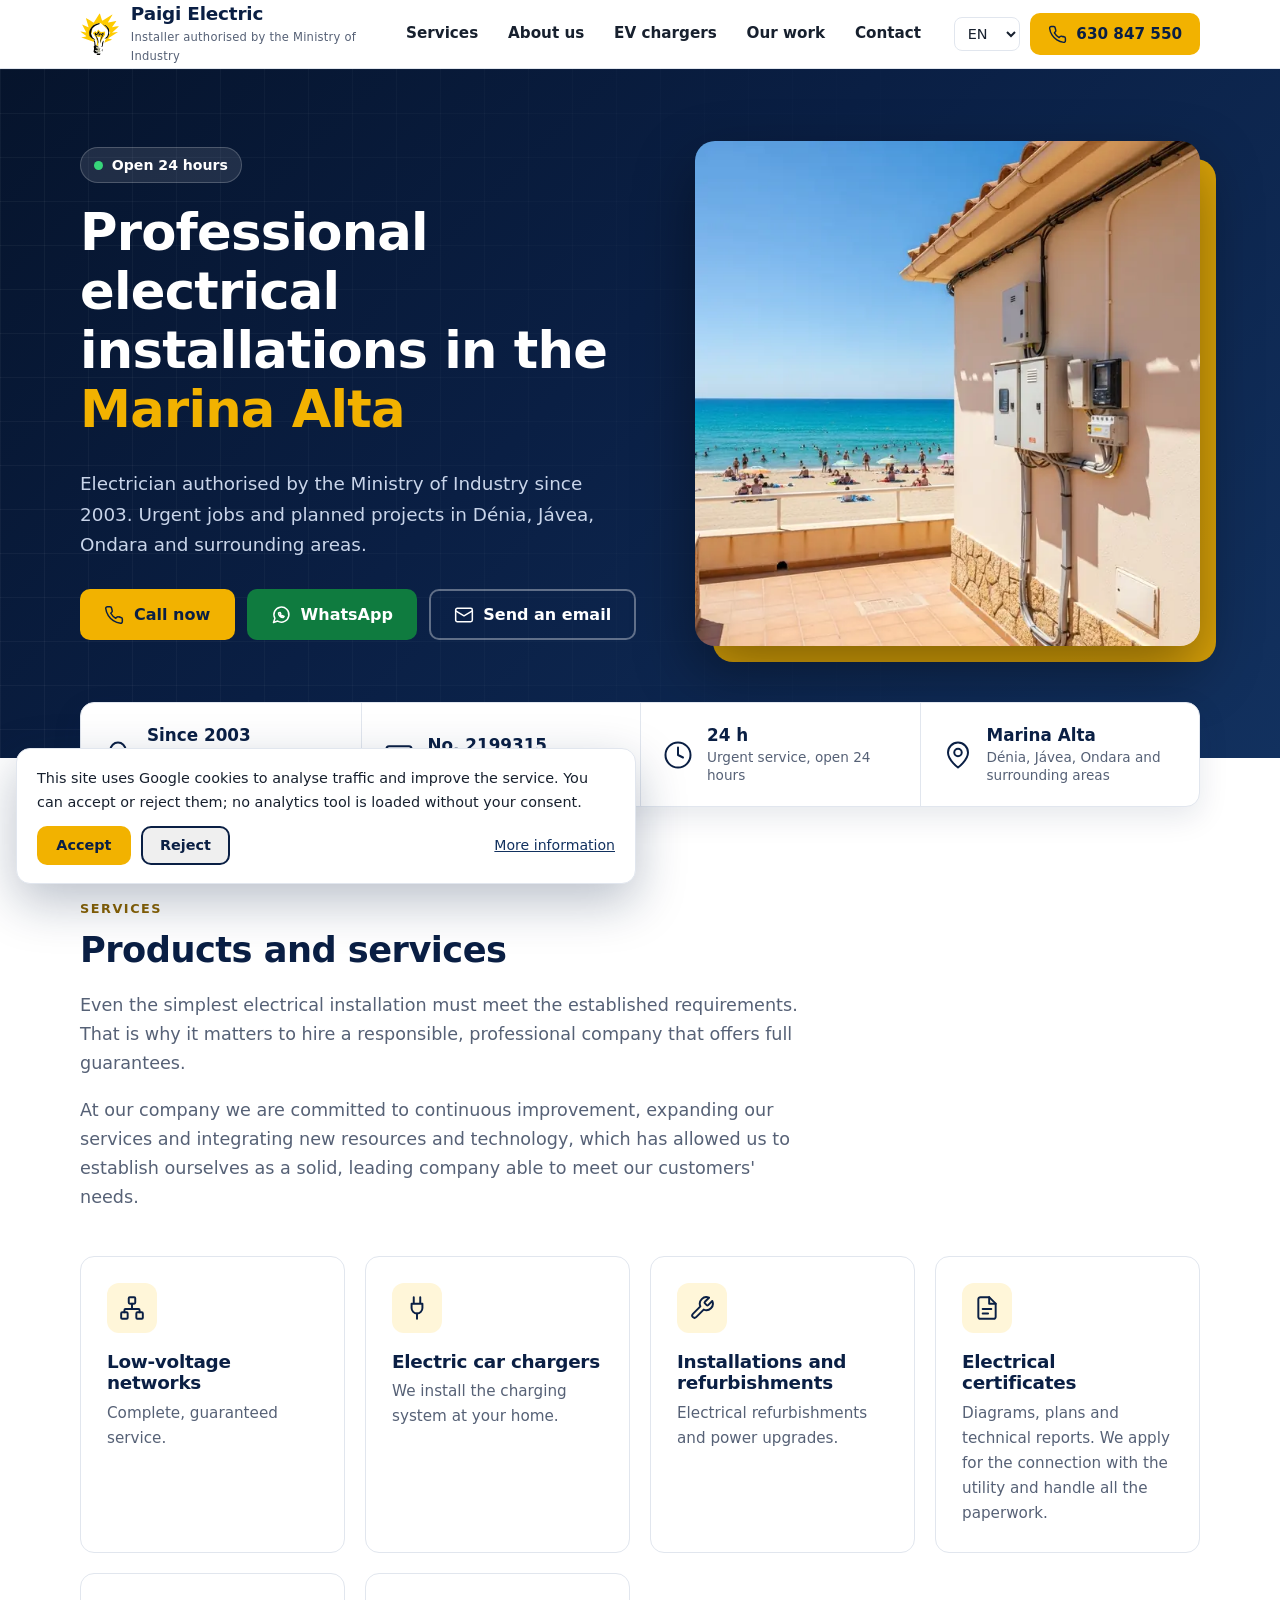
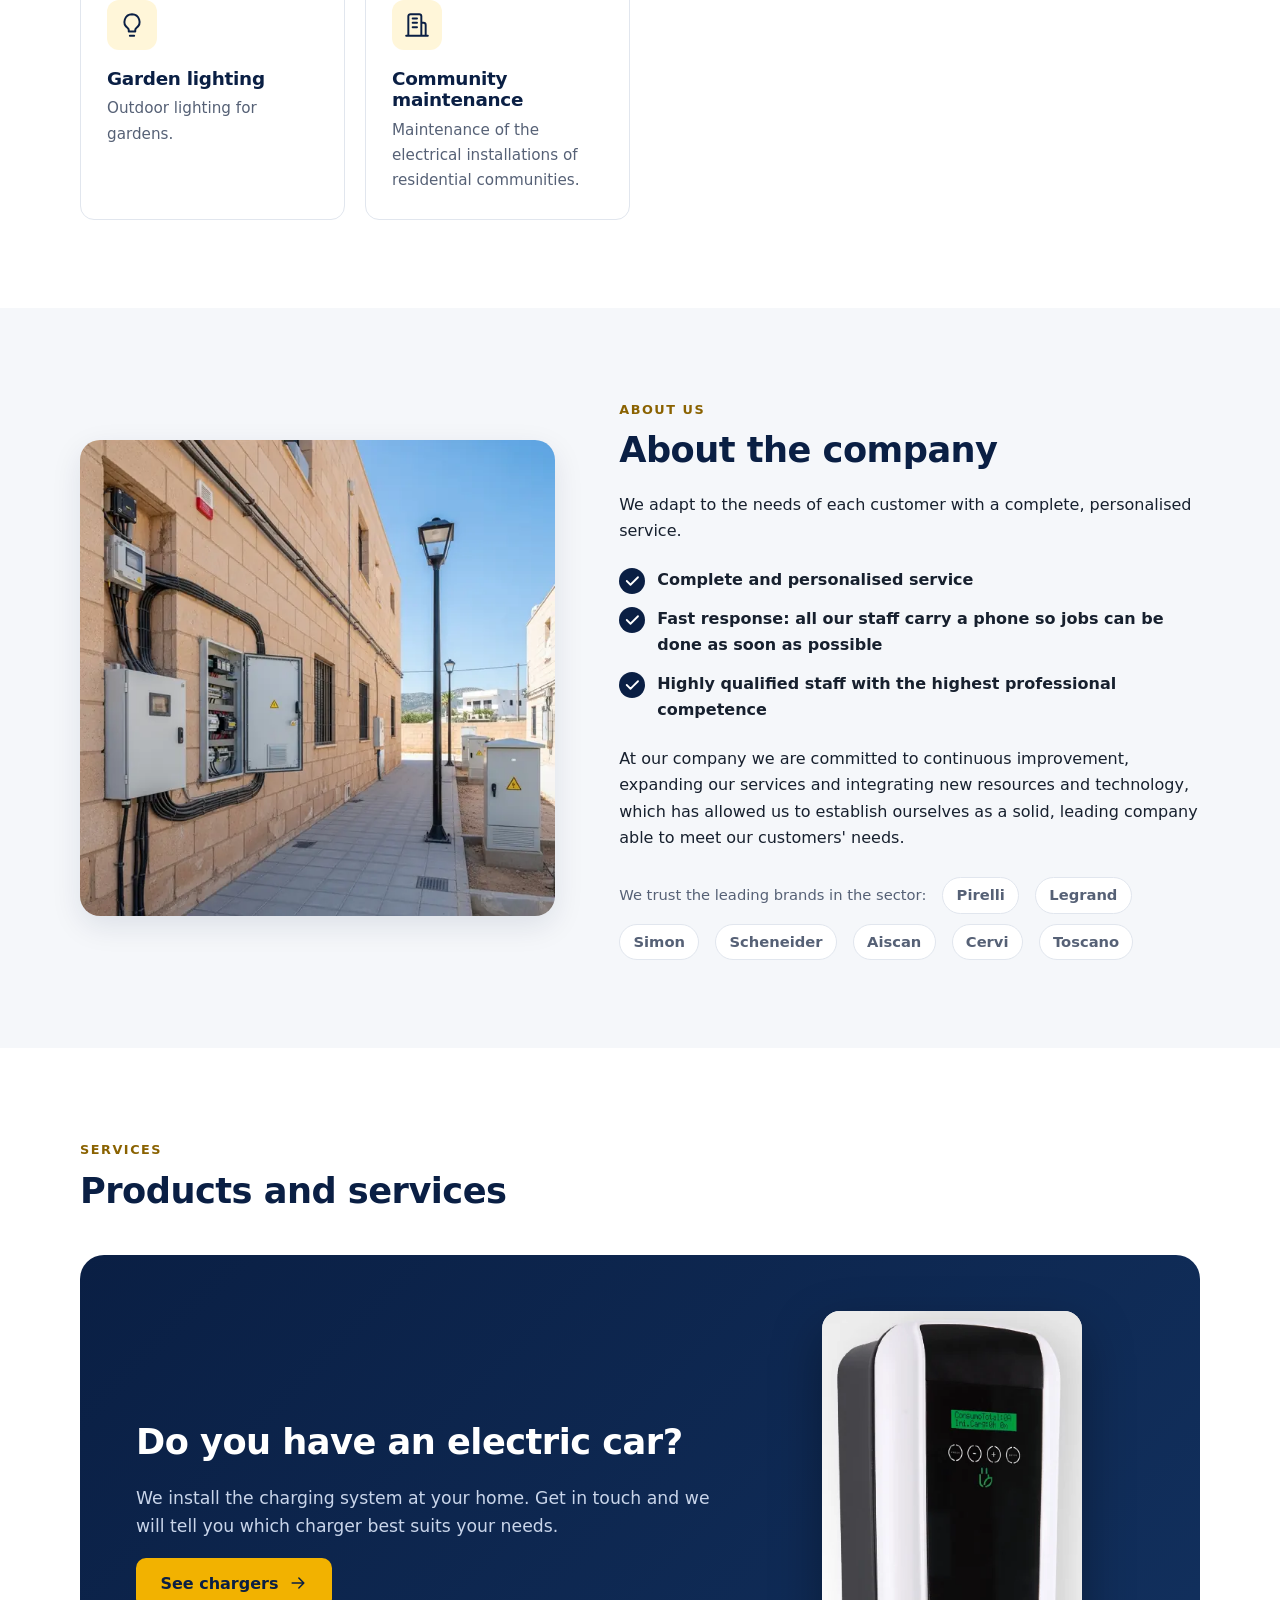
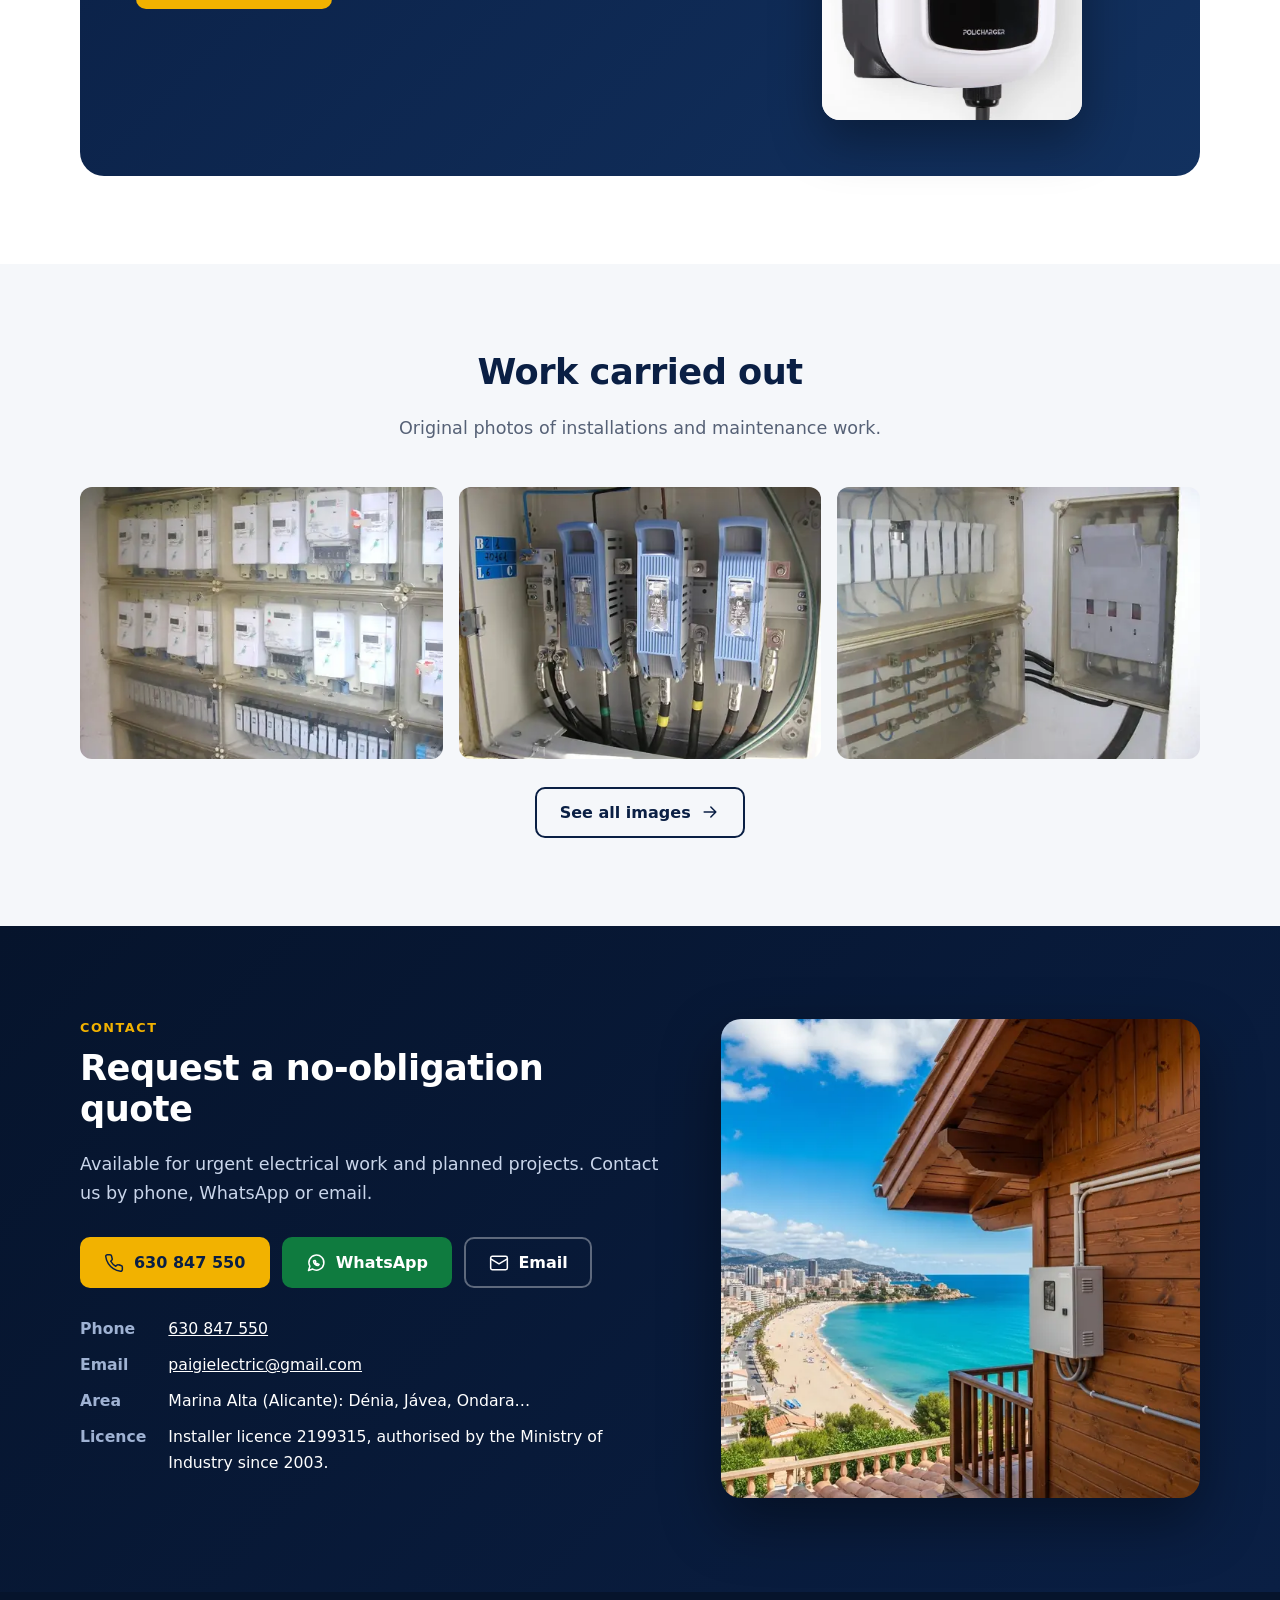
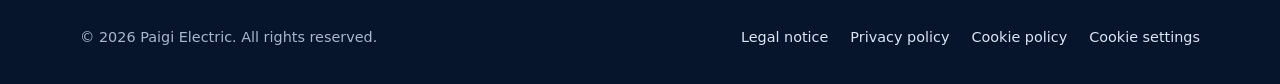
<file: index.html>
<!doctype html>
<html lang="es">
  <head>
    <meta charset="utf-8" />
    <meta name="viewport" content="width=device-width, initial-scale=1" />
    <title data-i18n="t.index">
      Paigi Electric - Electricista en Dénia y Jávea | Instalaciones y Boletines
    </title>
    <meta
      name="description"
      content="Electricista autorizado en Dénia, Jávea y Ondara: boletines eléctricos, reformas, cargadores de coche eléctrico e iluminación de jardines. Llame al 630 847 550."
      data-i18n-attr="content:d.index"
    />
    <link rel="canonical" href="https://paigielectric.es/" />
    <meta name="theme-color" content="#0a1f44" />
    <meta property="og:type" content="website" />
    <meta property="og:site_name" content="Paigi Electric" />
    <meta
      property="og:title"
      content="Paigi Electric - Electricista en Dénia y Jávea | Instalaciones y Boletines"
    />
    <meta
      property="og:description"
      content="Electricista autorizado en Dénia, Jávea y Ondara: boletines eléctricos, reformas, cargadores de coche eléctrico e iluminación de jardines. Llame al 630 847 550."
    />
    <meta property="og:url" content="https://paigielectric.es/" />
    <meta
      property="og:image"
      content="https://paigielectric.es/images/og-image.jpg"
    />
    <meta property="og:locale" content="es_ES" />
    <meta name="twitter:card" content="summary_large_image" />
    <link rel="icon" href="images/logo.svg" type="image/svg+xml" />
    <link
      rel="icon"
      href="images/icons/icon-32.png"
      sizes="32x32"
      type="image/png"
    />
    <link rel="apple-touch-icon" href="images/icons/icon-180.png" />
    <link rel="manifest" href="site.webmanifest" />
    <link rel="stylesheet" href="assets/css/main.css" />
    <script type="application/ld+json">
      {
        "@context": "https://schema.org",
        "@type": "Electrician",
        "name": "Paigi Electric",
        "image": "https://paigielectric.es/images/og-image.jpg",
        "logo": "https://paigielectric.es/images/icons/icon-512.png",
        "url": "https://paigielectric.es/",
        "telephone": "+34630847550",
        "email": "paigielectric@gmail.com",
        "description": "Electricista autorizado en Dénia, Jávea y Ondara. Especialistas en instalaciones, reformas eléctricas, boletines y cargadores de coche eléctrico.",
        "address": {
          "@type": "PostalAddress",
          "addressLocality": "Dénia",
          "addressRegion": "Alicante",
          "postalCode": "03700",
          "addressCountry": "ES"
        },
        "geo": {
          "@type": "GeoCoordinates",
          "latitude": 38.84,
          "longitude": 0.1057
        },
        "areaServed": ["Dénia", "Jávea", "Ondara"],
        "openingHours": "Mo-Su 00:00-23:59",
        "sameAs": ["https://wa.me/34630847550"]
      }
    </script>
    <script src="assets/js/i18n.js" defer></script>
    <script src="assets/js/main.js" defer></script>
  </head>
  <body>
    <svg
      width="0"
      height="0"
      style="position: absolute"
      aria-hidden="true"
      focusable="false"
    >
      <defs>
        <symbol id="i-phone" viewBox="0 0 24 24">
          <path
            d="M22 16.9v3a2 2 0 0 1-2.2 2 19.8 19.8 0 0 1-8.6-3.1 19.5 19.5 0 0 1-6-6A19.8 19.8 0 0 1 2.1 4.2 2 2 0 0 1 4.1 2h3a2 2 0 0 1 2 1.7c.1 1 .4 1.9.7 2.8a2 2 0 0 1-.5 2.1L8.1 9.9a16 16 0 0 0 6 6l1.3-1.3a2 2 0 0 1 2.1-.4c.9.3 1.8.6 2.8.7a2 2 0 0 1 1.7 2z"
          />
        </symbol>
        <symbol id="i-mail" viewBox="0 0 24 24">
          <rect x="2" y="4" width="20" height="16" rx="2" />
          <path d="m22 7-10 6L2 7" />
        </symbol>
        <symbol id="i-wa" viewBox="0 0 24 24">
          <path d="M3 21l1.7-5A9 9 0 1 1 8 19.3z" />
          <path
            d="M9 9.5c0 3 2.5 5.5 5.5 5.5l1.2-1.3-2-1-.9.7a4 4 0 0 1-1.6-1.6l.7-.9-1-2z"
          />
        </symbol>
        <symbol id="i-network" viewBox="0 0 24 24">
          <rect x="9" y="2" width="6" height="6" rx="1" />
          <rect x="2" y="16" width="6" height="6" rx="1" />
          <rect x="16" y="16" width="6" height="6" rx="1" />
          <path d="M12 8v4M5 16v-2a1 1 0 0 1 1-1h12a1 1 0 0 1 1 1v2" />
        </symbol>
        <symbol id="i-plug" viewBox="0 0 24 24">
          <path d="M9 2v6M15 2v6M7 8h10v4a5 5 0 0 1-10 0z" />
          <path d="M12 17v5" />
        </symbol>
        <symbol id="i-sun" viewBox="0 0 24 24">
          <circle cx="12" cy="12" r="4" />
          <path
            d="M12 2v2M12 20v2M4.9 4.9l1.4 1.4M17.7 17.7l1.4 1.4M2 12h2M20 12h2M4.9 19.1l1.4-1.4M17.7 6.3l1.4-1.4"
          />
        </symbol>
        <symbol id="i-wrench" viewBox="0 0 24 24">
          <path
            d="M14.7 6.3a1 1 0 0 0 0 1.4l1.6 1.6a1 1 0 0 0 1.4 0l3.77-3.77a6 6 0 0 1-7.94 7.94l-6.91 6.91a2.12 2.12 0 0 1-3-3l6.91-6.91a6 6 0 0 1 7.94-7.94l-3.76 3.76z"
          />
        </symbol>
        <symbol id="i-file" viewBox="0 0 24 24">
          <path
            d="M14 2H6a2 2 0 0 0-2 2v16a2 2 0 0 0 2 2h12a2 2 0 0 0 2-2V8z"
          />
          <path d="M14 2v6h6M8 13h8M8 17h5" />
        </symbol>
        <symbol id="i-bulb" viewBox="0 0 24 24">
          <path
            d="M9 18h6M10 22h4M12 2a7 7 0 0 0-4 12.7c.6.5 1 1.2 1 2V18h6v-1.3c0-.8.4-1.5 1-2A7 7 0 0 0 12 2z"
          />
        </symbol>
        <symbol id="i-lamp" viewBox="0 0 24 24">
          <path d="M8 22h8M12 22V10M7 10h10l-2-6H9zM12 2v2" />
        </symbol>
        <symbol id="i-building" viewBox="0 0 24 24">
          <path
            d="M4 22V4a2 2 0 0 1 2-2h8a2 2 0 0 1 2 2v18M16 10h2a2 2 0 0 1 2 2v10M2 22h20M8 6h4M8 10h4M8 14h4"
          />
        </symbol>
        <symbol id="i-check" viewBox="0 0 24 24">
          <path d="m5 12 5 5L20 7" />
        </symbol>
        <symbol id="i-arrow" viewBox="0 0 24 24">
          <path d="M5 12h14M13 6l6 6-6 6" />
        </symbol>
        <symbol id="i-menu" viewBox="0 0 24 24">
          <path d="M4 6h16M4 12h16M4 18h16" />
        </symbol>
        <symbol id="i-close" viewBox="0 0 24 24">
          <path d="M6 6l12 12M18 6 6 18" />
        </symbol>
        <symbol id="i-award" viewBox="0 0 24 24">
          <circle cx="12" cy="8" r="6" />
          <path d="M15.5 13.5 17 22l-5-3-5 3 1.5-8.5" />
        </symbol>
        <symbol id="i-id" viewBox="0 0 24 24">
          <rect x="2" y="5" width="20" height="14" rx="2" />
          <circle cx="8" cy="12" r="2" />
          <path d="M14 10h5M14 14h4M5 17c.5-1.5 1.7-2 3-2s2.5.5 3 2" />
        </symbol>
        <symbol id="i-clock" viewBox="0 0 24 24">
          <circle cx="12" cy="12" r="10" />
          <path d="M12 6v6l4 2" />
        </symbol>
        <symbol id="i-pin" viewBox="0 0 24 24">
          <path d="M20 10c0 6-8 12-8 12S4 16 4 10a8 8 0 0 1 16 0z" />
          <circle cx="12" cy="10" r="3" />
        </symbol>
      </defs>
    </svg>
    <a class="skip" href="#contenido" data-i18n="skip">Saltar al contenido</a>
    <header class="site-header">
      <div class="wrap">
        <a class="brand" href="index.html" aria-label="Paigi Electric"
          ><img src="images/logo.svg" width="39" height="42" alt="" /><span
            ><b>Paigi Electric</b
            ><small data-i18n="tr1.l"
              >Instalador autorizado por el Ministerio de Industria</small
            ></span
          ></a
        >
        <nav
          class="nav"
          id="nav"
          aria-label="Principal"
          data-i18n-attr="aria-label:nav.menu"
        >
          <ul>
            <li><a href="#servicios" data-i18n="nav.services">Servicios</a></li>
            <li><a href="#empresa" data-i18n="nav.about">Quiénes somos</a></li>
            <li>
              <a href="cargadores.html" data-i18n="nav.chargers">Cargadores</a>
            </li>
            <li><a href="imagenes.html" data-i18n="nav.work">Trabajos</a></li>
            <li><a href="#contacto" data-i18n="nav.contact">Contacto</a></li>
          </ul>
        </nav>
        <div class="actions">
          <select
            class="lang"
            id="lang"
            aria-label="Idioma"
            data-i18n-attr="aria-label:nav.lang"
          >
            <option value="es">ES</option>
            <option value="ca">VAL</option>
            <option value="en">EN</option>
            <option value="de">DE</option>
            <option value="fr">FR</option>
          </select>
          <a class="btn btn-primary head-call" href="tel:+34630847550"
            ><svg class="i" aria-hidden="true" focusable="false">
              <use href="#i-phone" /></svg
            >630 847 550</a
          >
          <button
            class="menu-btn"
            type="button"
            aria-expanded="false"
            aria-controls="nav"
            aria-label="Menú"
            data-i18n-attr="aria-label:nav.menu"
          >
            <svg class="i i-open" aria-hidden="true" focusable="false">
              <use href="#i-menu" /></svg
            ><svg class="i i-close" aria-hidden="true" focusable="false">
              <use href="#i-close" />
            </svg>
          </button>
        </div>
      </div>
    </header>
    <main id="contenido">
      <section class="hero">
        <div class="wrap">
          <div>
            <span class="badge"
              ><span class="dot"></span
              ><span data-i18n="hero.badge">Abierto 24 horas</span></span
            >
            <h1 data-i18n="hero.title">
              Instalaciones eléctricas profesionales en la <em>Marina Alta</em>
            </h1>
            <p class="lead" data-i18n="hero.lead">
              Instalador autorizado por el Ministerio de Industria desde 2003.
              Trabajos urgentes y proyectos planificados en Dénia, Jávea, Ondara
              y alrededores.
            </p>
            <div class="cta">
              <a class="btn btn-primary" href="tel:+34630847550"
                ><svg class="i" aria-hidden="true" focusable="false">
                  <use href="#i-phone" /></svg
                ><span data-i18n="hero.call">Llamar ahora</span></a
              >
              <a
                class="btn btn-wa"
                href="https://wa.me/34630847550"
                target="_blank"
                rel="noopener"
                ><svg class="i" aria-hidden="true" focusable="false">
                  <use href="#i-wa" /></svg
                >WhatsApp</a
              >
              <a class="btn btn-ghost" href="mailto:paigielectric@gmail.com"
                ><svg class="i" aria-hidden="true" focusable="false">
                  <use href="#i-mail" /></svg
                ><span data-i18n="hero.mail">Enviar un email</span></a
              >
            </div>
          </div>
          <div class="hero-img">
            <img
              src="images/hero-1024.webp"
              srcset="images/hero-640.webp 640w, images/hero-1024.webp 1024w"
              sizes="(max-width:1000px) 92vw, 520px"
              width="1024"
              height="1024"
              fetchpriority="high"
              alt="Contadores y cuadros eléctricos instalados en una vivienda junto al mar"
              data-i18n-attr="alt:hero.alt"
            />
          </div>
        </div>
      </section>

      <div class="trust">
        <div class="wrap">
          <ul>
            <li>
              <svg class="i" aria-hidden="true" focusable="false">
                <use href="#i-award" />
              </svg>
              <div>
                <strong data-i18n="tr1.v">Desde 2003</strong
                ><span data-i18n="tr1.l"
                  >Instalador autorizado por el Ministerio de Industria</span
                >
              </div>
            </li>
            <li>
              <svg class="i" aria-hidden="true" focusable="false">
                <use href="#i-id" />
              </svg>
              <div>
                <strong data-i18n="tr2.v">Nº 2199315</strong
                ><span data-i18n="tr2.l">Carnet de instalador</span>
              </div>
            </li>
            <li>
              <svg class="i" aria-hidden="true" focusable="false">
                <use href="#i-clock" />
              </svg>
              <div>
                <strong data-i18n="tr3.v">24 h</strong
                ><span data-i18n="tr3.l"
                  >Atención urgente, abierto las 24 horas</span
                >
              </div>
            </li>
            <li>
              <svg class="i" aria-hidden="true" focusable="false">
                <use href="#i-pin" />
              </svg>
              <div>
                <strong data-i18n="tr4.v">Marina Alta</strong
                ><span data-i18n="tr4.l"
                  >Dénia, Jávea, Ondara y alrededores</span
                >
              </div>
            </li>
          </ul>
        </div>
      </div>

      <section class="section" id="servicios">
        <div class="wrap">
          <div class="sec-head">
            <span class="eyebrow" data-i18n="nav.services">Servicios</span>
            <h2 data-i18n="sv.title">Productos y servicios</h2>
            <p data-i18n="sv.lead">
              En una instalación eléctrica, por sencilla que sea, es importante
              cumplir los parámetros establecidos para garantizar su buen
              funcionamiento. Por eso conviene contratar una empresa responsable
              y profesional que ofrezca todo tipo de garantías.
            </p>
            <p data-i18n="sv.lead2">
              En nuestra empresa apostamos por la mejora continua, incrementando
              nuestros servicios e integrando nuevos recursos y tecnología, que
              nos ha permitido posicionarnos como una empresa solvente de
              referencia, capaz de satisfacer las necesidades de nuestros
              clientes.
            </p>
          </div>
          <div class="cards">
            <article class="card">
              <div class="ico">
                <svg class="i" aria-hidden="true" focusable="false">
                  <use href="#i-network" />
                </svg>
              </div>
              <h3 data-i18n="sv1.t">Redes eléctricas de baja tensión</h3>
              <p data-i18n="sv1.d">Servicio integral y garantizado.</p>
            </article>
            <article class="card">
              <div class="ico">
                <svg class="i" aria-hidden="true" focusable="false">
                  <use href="#i-plug" />
                </svg>
              </div>
              <h3 data-i18n="sv2.t">Cargadores de coche eléctrico</h3>
              <p data-i18n="sv2.d">
                Instalamos el sistema de recarga en su domicilio.
              </p>
            </article>
            <article class="card">
              <div class="ico">
                <svg class="i" aria-hidden="true" focusable="false">
                  <use href="#i-wrench" />
                </svg>
              </div>
              <h3 data-i18n="sv4.t">Instalaciones y reformas</h3>
              <p data-i18n="sv4.d">
                Reformas eléctricas y ampliaciones de potencia.
              </p>
            </article>
            <article class="card">
              <div class="ico">
                <svg class="i" aria-hidden="true" focusable="false">
                  <use href="#i-file" />
                </svg>
              </div>
              <h3 data-i18n="sv5.t">Boletines eléctricos</h3>
              <p data-i18n="sv5.d">
                Esquemas, planos y memorias. Solicitamos el alta en la compañía
                y hacemos las gestiones pertinentes.
              </p>
            </article>
            <article class="card">
              <div class="ico">
                <svg class="i" aria-hidden="true" focusable="false">
                  <use href="#i-bulb" />
                </svg>
              </div>
              <h3 data-i18n="sv6.t">Iluminación de jardines</h3>
              <p data-i18n="sv6.d">Iluminación exterior para jardines.</p>
            </article>
            <article class="card">
              <div class="ico">
                <svg class="i" aria-hidden="true" focusable="false">
                  <use href="#i-building" />
                </svg>
              </div>
              <h3 data-i18n="sv8.t">Mantenimiento de comunidades</h3>
              <p data-i18n="sv8.d">
                Mantenimiento de las instalaciones eléctricas de comunidades de
                vecinos.
              </p>
            </article>
          </div>
        </div>
      </section>

      <section class="section alt" id="empresa">
        <div class="wrap about">
          <img
            src="images/empresa-640.webp"
            srcset="
              images/empresa-640.webp   640w,
              images/empresa-1024.webp 1024w
            "
            sizes="(max-width:1000px) 92vw, 460px"
            width="1024"
            height="1024"
            loading="lazy"
            decoding="async"
            alt="Cuadros eléctricos y cableado en la fachada de un edificio"
            data-i18n-attr="alt:ab.alt"
          />
          <div>
            <span class="eyebrow" data-i18n="nav.about">Quiénes somos</span>
            <h2 data-i18n="ab.title">La empresa</h2>
            <p data-i18n="ab.p1">
              Nos ajustamos a las necesidades de cada cliente con un servicio
              integral y personalizado.
            </p>
            <ul class="ticks">
              <li>
                <svg class="i" aria-hidden="true" focusable="false">
                  <use href="#i-check" /></svg
                ><span data-i18n="ab.i1"
                  >Servicio integral y personalizado</span
                >
              </li>
              <li>
                <svg class="i" aria-hidden="true" focusable="false">
                  <use href="#i-check" /></svg
                ><span data-i18n="ab.i2"
                  >Atención rápida: todo nuestro personal dispone de teléfono
                  para realizar los servicios lo antes posible</span
                >
              </li>
              <li>
                <svg class="i" aria-hidden="true" focusable="false">
                  <use href="#i-check" /></svg
                ><span data-i18n="ab.i3"
                  >Personal altamente cualificado y con la máxima competencia
                  profesional</span
                >
              </li>
            </ul>
            <p data-i18n="ab.p2">
              En nuestra empresa apostamos por la mejora continua, incrementando
              nuestros servicios e integrando nuevos recursos y tecnología, que
              nos ha permitido posicionarnos como una empresa solvente de
              referencia, capaz de satisfacer las necesidades de nuestros
              clientes.
            </p>
            <div class="brands">
              <span data-i18n="ab.brands"
                >Confiamos en las primeras marcas del sector: </span
              ><span class="chip">Pirelli</span>
              <span class="chip">Legrand</span>
              <span class="chip">Simon</span>
              <span class="chip">Scheneider</span>
              <span class="chip">Aiscan</span>
              <span class="chip">Cervi</span>
              <span class="chip">Toscano</span>
            </div>
          </div>
        </div>
      </section>

      <section class="section" id="cargadores">
        <div class="wrap">
          <div class="sec-head">
            <span class="eyebrow" data-i18n="nav.services"
              >Instalación de Cargadores Eléctricos</span
            >
            <h2 data-i18n="sv.title">Policharger</h2>
          </div>
          <div class="band">
            <div>
              <h2 data-i18n="ev.title">¿Tiene un coche eléctrico?</h2>
              <p data-i18n="ev.text">
                Le instalamos el sistema de recarga en su domicilio. Póngase en
                contacto con nosotros y le indicaremos cuál es el cargador más
                adecuado a sus necesidades.
              </p>
              <a class="btn btn-primary" href="cargadores.html"
                ><span data-i18n="ev.cta">Ver cargadores</span
                ><svg class="i" aria-hidden="true" focusable="false">
                  <use href="#i-arrow" /></svg
              ></a>
            </div>
            <div class="pic">
              <img
                src="images/cargador-on.webp"
                width="342"
                height="538"
                loading="lazy"
                decoding="async"
                alt="Policharger ON-T2"
              />
            </div>
          </div>
        </div>
      </section>

      <section class="section alt" id="imagenes">
        <div class="wrap center">
          <div class="sec-head" style="margin-left: auto; margin-right: auto">
            <h2 data-i18n="wk.title">Trabajos realizados</h2>
            <p data-i18n="wk.text">
              Fotos originales de instalaciones y mantenimientos.
            </p>
          </div>
          <div class="teaser">
            <img
              src="images/mantenimientos/thumbs/P1010267.webp"
              width="480"
              height="640"
              loading="lazy"
              decoding="async"
              alt=""
            />
            <img
              src="images/mantenimientos/thumbs/P1010137.webp"
              width="480"
              height="360"
              loading="lazy"
              decoding="async"
              alt=""
            />
            <img
              src="images/mantenimientos/thumbs/P1010269.webp"
              width="480"
              height="360"
              loading="lazy"
              decoding="async"
              alt=""
            />
          </div>
          <a class="btn btn-outline" href="imagenes.html"
            ><span data-i18n="wk.cta">Ver todas las imágenes</span
            ><svg class="i" aria-hidden="true" focusable="false">
              <use href="#i-arrow" /></svg
          ></a>
        </div>
      </section>

      <section class="section contact" id="contacto">
        <div class="wrap">
          <div>
            <span
              class="eyebrow"
              style="color: var(--amber)"
              data-i18n="nav.contact"
              >Contacto</span
            >
            <h2 data-i18n="ct.title">Solicite presupuesto sin compromiso</h2>
            <p class="lead" data-i18n="ct.lead">
              Disponible para trabajos eléctricos urgentes y proyectos
              planificados. Contacte por teléfono, WhatsApp o email.
            </p>
            <div class="cta">
              <a class="btn btn-primary" href="tel:+34630847550"
                ><svg class="i" aria-hidden="true" focusable="false">
                  <use href="#i-phone" /></svg
                >630 847 550</a
              >
              <a
                class="btn btn-wa"
                href="https://wa.me/34630847550"
                target="_blank"
                rel="noopener"
                ><svg class="i" aria-hidden="true" focusable="false">
                  <use href="#i-wa" /></svg
                >WhatsApp</a
              >
              <a class="btn btn-ghost" href="mailto:paigielectric@gmail.com"
                ><svg class="i" aria-hidden="true" focusable="false">
                  <use href="#i-mail" /></svg
                ><span data-i18n="ct.email">Email</span></a
              >
            </div>
            <dl>
              <dt data-i18n="ct.phone">Teléfono</dt>
              <dd><a href="tel:+34630847550">630 847 550</a></dd>
              <dt data-i18n="ct.email">Email</dt>
              <dd>
                <a href="mailto:paigielectric@gmail.com"
                  >paigielectric@gmail.com</a
                >
              </dd>
              <dt data-i18n="ct.zone">Zona de trabajo</dt>
              <dd data-i18n="ct.zone.v">
                Marina Alta de Alicante: Dénia, Jávea, Ondara…
              </dd>
              <dt data-i18n="ct.lic">Autorización</dt>
              <dd data-i18n="ct.lic.v">
                Carnet de instalador 2199315, autorizado por el Ministerio de
                Industria desde 2003.
              </dd>
            </dl>
          </div>
          <img
            src="images/contacto-640.webp"
            srcset="
              images/contacto-640.webp   640w,
              images/contacto-1024.webp 1024w
            "
            sizes="(max-width:1000px) 92vw, 460px"
            width="1024"
            height="1024"
            loading="lazy"
            decoding="async"
            alt="Cuadro de distribución eléctrica en una casa de madera con vistas al mar"
            data-i18n-attr="alt:ct.alt"
          />
        </div>
      </section>
    </main>
    <footer class="site-footer">
      <div class="wrap">
        <span
          >&copy; <span id="year">2026</span>
          <span data-i18n="ft.rights"
            >Paigi Electric. Todos los derechos reservados.</span
          ></span
        >
        <ul>
          <li>
            <a
              href="assets/docs/CLU11_AVISO_LEGAL.pdf"
              target="_blank"
              rel="noopener"
              data-i18n="ft.legal"
              >Aviso legal</a
            >
          </li>
          <li>
            <a
              href="assets/docs/CLU15_POLITICA_DE_PRIVACIDAD.pdf"
              target="_blank"
              rel="noopener"
              data-i18n="ft.privacy"
              >Política de privacidad</a
            >
          </li>
          <li>
            <a
              href="assets/docs/POL%C3%8DTICA_DE_COOKIES.pdf"
              target="_blank"
              rel="noopener"
              data-i18n="ft.cookies"
              >Política de cookies</a
            >
          </li>
          <li>
            <button
              class="linkbtn"
              type="button"
              id="cookie-open"
              data-i18n="ft.cookieset"
            >
              Configurar cookies
            </button>
          </li>
        </ul>
      </div>
    </footer>

    <div class="mbar">
      <a class="btn btn-primary" href="tel:+34630847550"
        ><svg class="i" aria-hidden="true" focusable="false">
          <use href="#i-phone" /></svg
        ><span data-i18n="hero.call">Llamar ahora</span></a
      >
      <a
        class="btn btn-wa"
        href="https://wa.me/34630847550"
        target="_blank"
        rel="noopener"
        ><svg class="i" aria-hidden="true" focusable="false">
          <use href="#i-wa" /></svg
        >WhatsApp</a
      >
    </div>

    <div
      class="cookie"
      id="cookie-banner"
      role="dialog"
      aria-live="polite"
      hidden
    >
      <p data-i18n="ck.text">
        Este sitio utiliza cookies de Google para analizar el tráfico y mejorar
        el servicio. Puede aceptarlas o rechazarlas; no se cargará ninguna
        herramienta de análisis sin su consentimiento.
      </p>
      <div class="row">
        <button
          class="btn btn-primary"
          type="button"
          id="cookie-accept"
          data-i18n="ck.accept"
        >
          Aceptar
        </button>
        <button
          class="btn btn-outline"
          type="button"
          id="cookie-reject"
          data-i18n="ck.reject"
        >
          Rechazar
        </button>
        <a
          class="cookie-more"
          href="https://policies.google.com/technologies/cookies?hl=es"
          target="_blank"
          rel="noopener"
          data-i18n="ck.more"
          >Más información</a
        >
      </div>
    </div>
  </body>
</html>
</file>
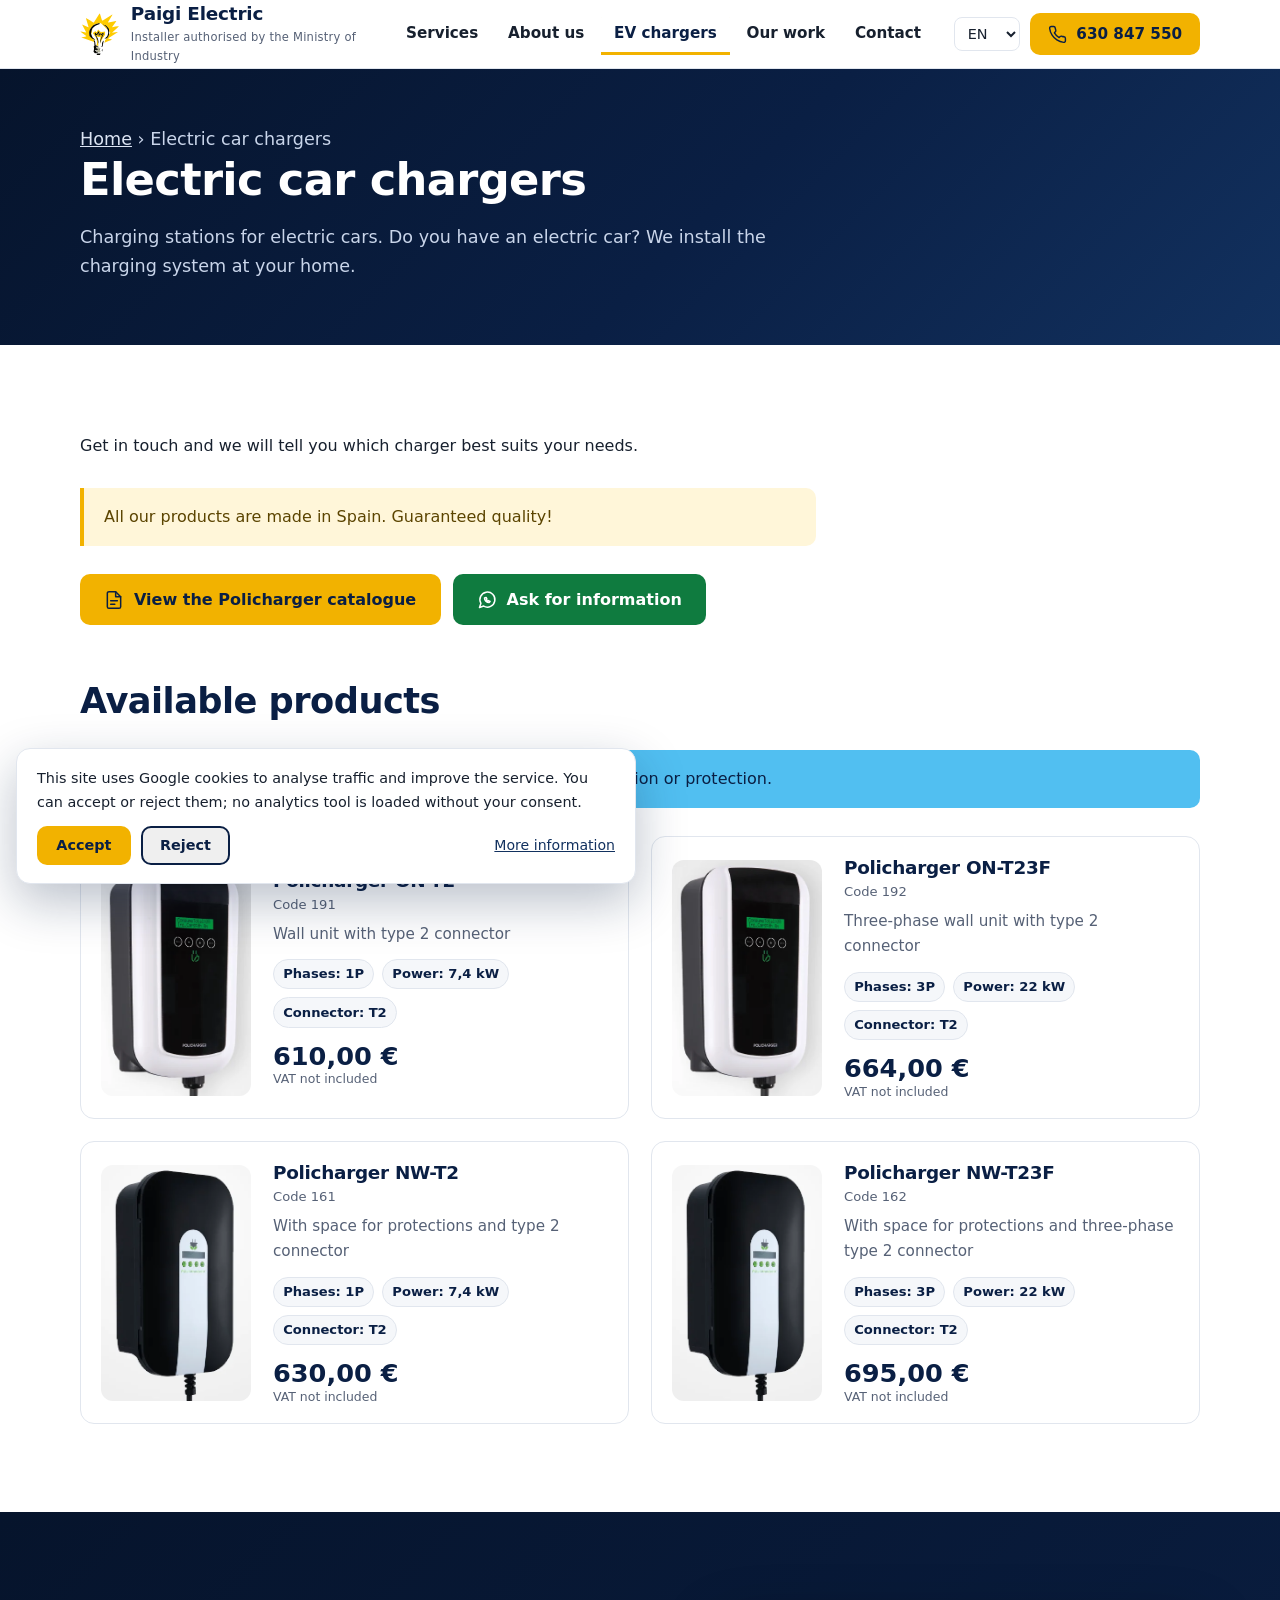
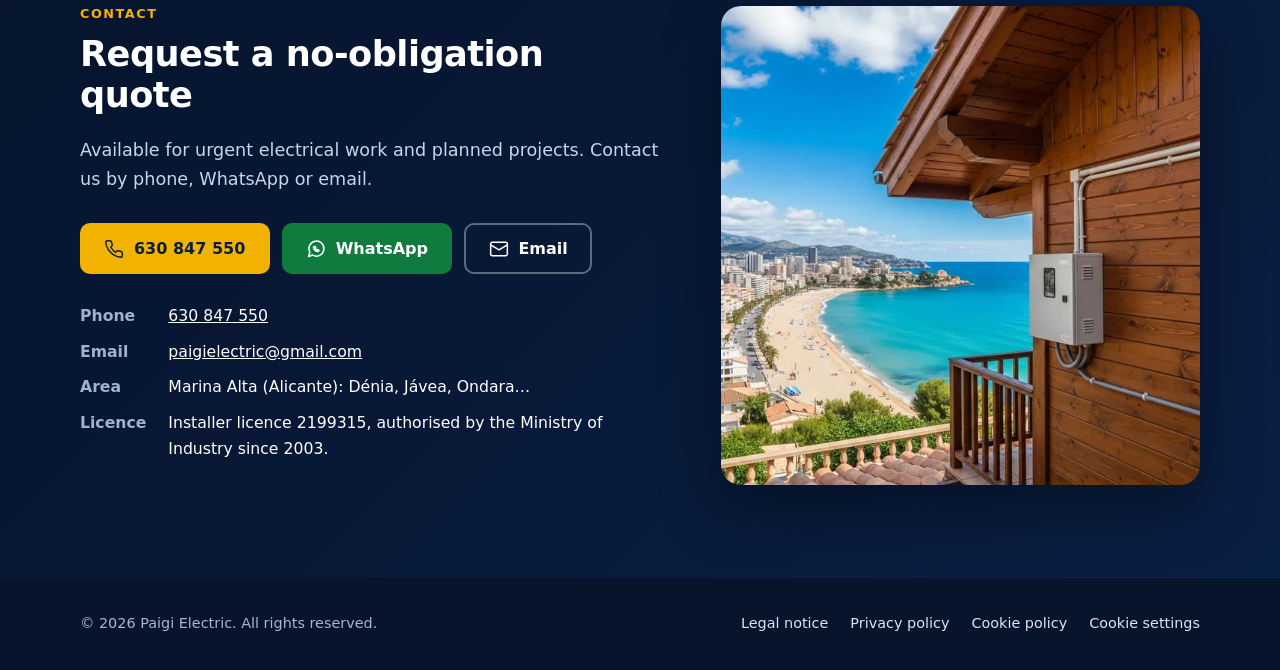
<file: cargadores.html>
<!doctype html>
<html lang="es">
  <head>
    <meta charset="utf-8" />
    <meta name="viewport" content="width=device-width, initial-scale=1" />
    <title data-i18n="t.cargadores">
      Cargadores para coches eléctricos en Dénia y Jávea | Paigi Electric
    </title>
    <meta
      name="description"
      content="Instalación de cargadores de coche eléctrico en su domicilio en Dénia, Jávea y Ondara. Equipos de pared Policharger, monofásicos y trifásicos, fabricados en España."
      data-i18n-attr="content:d.cargadores"
    />
    <link rel="canonical" href="https://paigielectric.es/cargadores.html" />
    <meta name="theme-color" content="#0a1f44" />
    <meta property="og:type" content="website" />
    <meta property="og:site_name" content="Paigi Electric" />
    <meta
      property="og:title"
      content="Cargadores para coches eléctricos en Dénia y Jávea | Paigi Electric"
    />
    <meta
      property="og:description"
      content="Instalación de cargadores de coche eléctrico en su domicilio en Dénia, Jávea y Ondara. Equipos de pared Policharger, monofásicos y trifásicos, fabricados en España."
    />
    <meta
      property="og:url"
      content="https://paigielectric.es/cargadores.html"
    />
    <meta
      property="og:image"
      content="https://paigielectric.es/images/og-image.jpg"
    />
    <meta property="og:locale" content="es_ES" />
    <meta name="twitter:card" content="summary_large_image" />
    <link rel="icon" href="images/logo.svg" type="image/svg+xml" />
    <link
      rel="icon"
      href="images/icons/icon-32.png"
      sizes="32x32"
      type="image/png"
    />
    <link rel="apple-touch-icon" href="images/icons/icon-180.png" />
    <link rel="manifest" href="site.webmanifest" />
    <link rel="stylesheet" href="assets/css/main.css" />
    <script type="application/ld+json">
      {
        "@context": "https://schema.org",
        "@type": "Electrician",
        "name": "Paigi Electric",
        "image": "https://paigielectric.es/images/og-image.jpg",
        "logo": "https://paigielectric.es/images/icons/icon-512.png",
        "url": "https://paigielectric.es/",
        "telephone": "+34630847550",
        "email": "paigielectric@gmail.com",
        "description": "Electricista autorizado en Dénia, Jávea y Ondara. Especialistas en instalaciones, reformas eléctricas, boletines y cargadores de coche eléctrico.",
        "address": {
          "@type": "PostalAddress",
          "addressLocality": "Dénia",
          "addressRegion": "Alicante",
          "postalCode": "03700",
          "addressCountry": "ES"
        },
        "geo": {
          "@type": "GeoCoordinates",
          "latitude": 38.84,
          "longitude": 0.1057
        },
        "areaServed": ["Dénia", "Jávea", "Ondara"],
        "openingHours": "Mo-Su 00:00-23:59",
        "sameAs": ["https://wa.me/34630847550"]
      }
    </script>
    <script src="assets/js/i18n.js" defer></script>
    <script src="assets/js/main.js" defer></script>
  </head>
  <body>
    <svg
      width="0"
      height="0"
      style="position: absolute"
      aria-hidden="true"
      focusable="false"
    >
      <defs>
        <symbol id="i-phone" viewBox="0 0 24 24">
          <path
            d="M22 16.9v3a2 2 0 0 1-2.2 2 19.8 19.8 0 0 1-8.6-3.1 19.5 19.5 0 0 1-6-6A19.8 19.8 0 0 1 2.1 4.2 2 2 0 0 1 4.1 2h3a2 2 0 0 1 2 1.7c.1 1 .4 1.9.7 2.8a2 2 0 0 1-.5 2.1L8.1 9.9a16 16 0 0 0 6 6l1.3-1.3a2 2 0 0 1 2.1-.4c.9.3 1.8.6 2.8.7a2 2 0 0 1 1.7 2z"
          />
        </symbol>
        <symbol id="i-mail" viewBox="0 0 24 24">
          <rect x="2" y="4" width="20" height="16" rx="2" />
          <path d="m22 7-10 6L2 7" />
        </symbol>
        <symbol id="i-wa" viewBox="0 0 24 24">
          <path d="M3 21l1.7-5A9 9 0 1 1 8 19.3z" />
          <path
            d="M9 9.5c0 3 2.5 5.5 5.5 5.5l1.2-1.3-2-1-.9.7a4 4 0 0 1-1.6-1.6l.7-.9-1-2z"
          />
        </symbol>
        <symbol id="i-network" viewBox="0 0 24 24">
          <rect x="9" y="2" width="6" height="6" rx="1" />
          <rect x="2" y="16" width="6" height="6" rx="1" />
          <rect x="16" y="16" width="6" height="6" rx="1" />
          <path d="M12 8v4M5 16v-2a1 1 0 0 1 1-1h12a1 1 0 0 1 1 1v2" />
        </symbol>
        <symbol id="i-plug" viewBox="0 0 24 24">
          <path d="M9 2v6M15 2v6M7 8h10v4a5 5 0 0 1-10 0z" />
          <path d="M12 17v5" />
        </symbol>
        <symbol id="i-sun" viewBox="0 0 24 24">
          <circle cx="12" cy="12" r="4" />
          <path
            d="M12 2v2M12 20v2M4.9 4.9l1.4 1.4M17.7 17.7l1.4 1.4M2 12h2M20 12h2M4.9 19.1l1.4-1.4M17.7 6.3l1.4-1.4"
          />
        </symbol>
        <symbol id="i-wrench" viewBox="0 0 24 24">
          <path
            d="M14.7 6.3a1 1 0 0 0 0 1.4l1.6 1.6a1 1 0 0 0 1.4 0l3.77-3.77a6 6 0 0 1-7.94 7.94l-6.91 6.91a2.12 2.12 0 0 1-3-3l6.91-6.91a6 6 0 0 1 7.94-7.94l-3.76 3.76z"
          />
        </symbol>
        <symbol id="i-file" viewBox="0 0 24 24">
          <path
            d="M14 2H6a2 2 0 0 0-2 2v16a2 2 0 0 0 2 2h12a2 2 0 0 0 2-2V8z"
          />
          <path d="M14 2v6h6M8 13h8M8 17h5" />
        </symbol>
        <symbol id="i-bulb" viewBox="0 0 24 24">
          <path
            d="M9 18h6M10 22h4M12 2a7 7 0 0 0-4 12.7c.6.5 1 1.2 1 2V18h6v-1.3c0-.8.4-1.5 1-2A7 7 0 0 0 12 2z"
          />
        </symbol>
        <symbol id="i-lamp" viewBox="0 0 24 24">
          <path d="M8 22h8M12 22V10M7 10h10l-2-6H9zM12 2v2" />
        </symbol>
        <symbol id="i-building" viewBox="0 0 24 24">
          <path
            d="M4 22V4a2 2 0 0 1 2-2h8a2 2 0 0 1 2 2v18M16 10h2a2 2 0 0 1 2 2v10M2 22h20M8 6h4M8 10h4M8 14h4"
          />
        </symbol>
        <symbol id="i-check" viewBox="0 0 24 24">
          <path d="m5 12 5 5L20 7" />
        </symbol>
        <symbol id="i-arrow" viewBox="0 0 24 24">
          <path d="M5 12h14M13 6l6 6-6 6" />
        </symbol>
        <symbol id="i-menu" viewBox="0 0 24 24">
          <path d="M4 6h16M4 12h16M4 18h16" />
        </symbol>
        <symbol id="i-close" viewBox="0 0 24 24">
          <path d="M6 6l12 12M18 6 6 18" />
        </symbol>
        <symbol id="i-award" viewBox="0 0 24 24">
          <circle cx="12" cy="8" r="6" />
          <path d="M15.5 13.5 17 22l-5-3-5 3 1.5-8.5" />
        </symbol>
        <symbol id="i-id" viewBox="0 0 24 24">
          <rect x="2" y="5" width="20" height="14" rx="2" />
          <circle cx="8" cy="12" r="2" />
          <path d="M14 10h5M14 14h4M5 17c.5-1.5 1.7-2 3-2s2.5.5 3 2" />
        </symbol>
        <symbol id="i-clock" viewBox="0 0 24 24">
          <circle cx="12" cy="12" r="10" />
          <path d="M12 6v6l4 2" />
        </symbol>
        <symbol id="i-pin" viewBox="0 0 24 24">
          <path d="M20 10c0 6-8 12-8 12S4 16 4 10a8 8 0 0 1 16 0z" />
          <circle cx="12" cy="10" r="3" />
        </symbol>
      </defs>
    </svg>
    <a class="skip" href="index.html#contenido" data-i18n="skip"
      >Saltar al contenido</a
    >
    <header class="site-header">
      <div class="wrap">
        <a class="brand" href="index.html" aria-label="Paigi Electric"
          ><img src="images/logo.svg" width="39" height="42" alt="" /><span
            ><b>Paigi Electric</b
            ><small data-i18n="tr1.l"
              >Instalador autorizado por el Ministerio de Industria</small
            ></span
          ></a
        >
        <nav
          class="nav"
          id="nav"
          aria-label="Principal"
          data-i18n-attr="aria-label:nav.menu"
        >
          <ul>
            <li>
              <a href="index.html#servicios" data-i18n="nav.services"
                >Servicios</a
              >
            </li>
            <li>
              <a href="index.html#empresa" data-i18n="nav.about"
                >Quiénes somos</a
              >
            </li>
            <li>
              <a
                href="cargadores.html"
                aria-current="page"
                data-i18n="nav.chargers"
                >Cargadores</a
              >
            </li>
            <li><a href="imagenes.html" data-i18n="nav.work">Trabajos</a></li>
            <li>
              <a href="index.html#contacto" data-i18n="nav.contact">Contacto</a>
            </li>
          </ul>
        </nav>
        <div class="actions">
          <select
            class="lang"
            id="lang"
            aria-label="Idioma"
            data-i18n-attr="aria-label:nav.lang"
          >
            <option value="es">ES</option>
            <option value="ca">VAL</option>
            <option value="en">EN</option>
            <option value="de">DE</option>
            <option value="fr">FR</option>
          </select>
          <a class="btn btn-primary head-call" href="tel:+34630847550"
            ><svg class="i" aria-hidden="true" focusable="false">
              <use href="#i-phone" /></svg
            >630 847 550</a
          >
          <button
            class="menu-btn"
            type="button"
            aria-expanded="false"
            aria-controls="nav"
            aria-label="Menú"
            data-i18n-attr="aria-label:nav.menu"
          >
            <svg class="i i-open" aria-hidden="true" focusable="false">
              <use href="#i-menu" /></svg
            ><svg class="i i-close" aria-hidden="true" focusable="false">
              <use href="#i-close" />
            </svg>
          </button>
        </div>
      </div>
    </header>
    <main id="contenido">
      <section class="page-head">
        <div class="wrap">
          <p class="crumbs">
            <a href="index.html" data-i18n="crumb.home">Inicio</a> &rsaquo;
            <span data-i18n="ch.title">Cargadores para coches eléctricos</span>
          </p>
          <h1 data-i18n="ch.title">Cargadores para coches eléctricos</h1>
          <p data-i18n="ch.lead">
            Estación de recarga para coches eléctricos. ¿Tiene un coche
            eléctrico? Le instalamos el sistema de recarga en su domicilio.
          </p>
        </div>
      </section>

      <section class="section">
        <div class="wrap">
          <div class="lead-block">
            <p data-i18n="ch.lead2">
              Póngase en contacto con nosotros y le indicaremos cuál es el
              cargador más adecuado a sus necesidades.
            </p>
            <p class="note" data-i18n="ch.made">
              Todos nuestros productos están fabricados en España. ¡Calidad
              garantizada!
            </p>
            <div class="cta" style="margin-top: 0">
              <a
                class="btn btn-primary"
                href="assets/docs/Catalogo-Policharger-2026.pdf"
                target="_blank"
                rel="noopener"
                ><svg class="i" aria-hidden="true" focusable="false">
                  <use href="#i-file" /></svg
                ><span data-i18n="ch.catalog"
                  >Ver catálogo de Policharger</span
                ></a
              >
              <a
                class="btn btn-wa"
                href="https://wa.me/34630847550"
                target="_blank"
                rel="noopener"
                ><svg class="i" aria-hidden="true" focusable="false">
                  <use href="#i-wa" /></svg
                ><span data-i18n="ch.ask">Pedir información</span></a
              >
            </div>
          </div>
          <h2 style="margin-top: 56px; margin-bottom: 0" data-i18n="ch.avail">
            Productos disponibles
          </h2>
          <p class="info" data-i18n="ch.pricenote">
            Los precios indican solamente los cargadores. Pedir presupuestos
            para instalación o protección.
          </p>
          <div class="products">
            <article class="product">
              <button
                class="ph"
                type="button"
                data-full="images/cargador-on.webp"
                aria-labelledby="p1"
              >
                <img
                  src="images/cargador-on.webp"
                  width="342"
                  height="538"
                  loading="lazy"
                  decoding="async"
                  alt=""
                />
              </button>
              <div>
                <h3 id="p1">Policharger ON-T2</h3>
                <p class="code"><span data-i18n="ch.code">Código</span> 191</p>
                <p class="desc" data-i18n="ch.p1d">
                  Equipo de pared con conector tipo 2
                </p>
                <ul class="specs">
                  <li><span data-i18n="ch.phases">Fases</span>: 1P</li>
                  <li><span data-i18n="ch.power">Potencia</span>: 7,4 kW</li>
                  <li><span data-i18n="ch.conn">Conector</span>: T2</li>
                </ul>
                <div class="price">
                  610,00&nbsp;€<small data-i18n="ch.vat">IVA no incluido</small>
                </div>
              </div>
            </article>
            <article class="product">
              <button
                class="ph"
                type="button"
                data-full="images/cargador-on.webp"
                aria-labelledby="p2"
              >
                <img
                  src="images/cargador-on.webp"
                  width="342"
                  height="538"
                  loading="lazy"
                  decoding="async"
                  alt=""
                />
              </button>
              <div>
                <h3 id="p2">Policharger ON-T23F</h3>
                <p class="code"><span data-i18n="ch.code">Código</span> 192</p>
                <p class="desc" data-i18n="ch.p2d">
                  Equipo de pared trifásico con conector tipo 2
                </p>
                <ul class="specs">
                  <li><span data-i18n="ch.phases">Fases</span>: 3P</li>
                  <li><span data-i18n="ch.power">Potencia</span>: 22 kW</li>
                  <li><span data-i18n="ch.conn">Conector</span>: T2</li>
                </ul>
                <div class="price">
                  664,00&nbsp;€<small data-i18n="ch.vat">IVA no incluido</small>
                </div>
              </div>
            </article>
            <article class="product">
              <button
                class="ph"
                type="button"
                data-full="images/cargador-nw.webp"
                aria-labelledby="p3"
              >
                <img
                  src="images/cargador-nw.webp"
                  width="342"
                  height="538"
                  loading="lazy"
                  decoding="async"
                  alt=""
                />
              </button>
              <div>
                <h3 id="p3">Policharger NW-T2</h3>
                <p class="code"><span data-i18n="ch.code">Código</span> 161</p>
                <p class="desc" data-i18n="ch.p3d">
                  Con espacio para protecciones y conector tipo 2
                </p>
                <ul class="specs">
                  <li><span data-i18n="ch.phases">Fases</span>: 1P</li>
                  <li><span data-i18n="ch.power">Potencia</span>: 7,4 kW</li>
                  <li><span data-i18n="ch.conn">Conector</span>: T2</li>
                </ul>
                <div class="price">
                  630,00&nbsp;€<small data-i18n="ch.vat">IVA no incluido</small>
                </div>
              </div>
            </article>
            <article class="product">
              <button
                class="ph"
                type="button"
                data-full="images/cargador-nw.webp"
                aria-labelledby="p4"
              >
                <img
                  src="images/cargador-nw.webp"
                  width="342"
                  height="538"
                  loading="lazy"
                  decoding="async"
                  alt=""
                />
              </button>
              <div>
                <h3 id="p4">Policharger NW-T23F</h3>
                <p class="code"><span data-i18n="ch.code">Código</span> 162</p>
                <p class="desc" data-i18n="ch.p4d">
                  Con espacio para protecciones y conector tipo 2 trifásico
                </p>
                <ul class="specs">
                  <li><span data-i18n="ch.phases">Fases</span>: 3P</li>
                  <li><span data-i18n="ch.power">Potencia</span>: 22 kW</li>
                  <li><span data-i18n="ch.conn">Conector</span>: T2</li>
                </ul>
                <div class="price">
                  695,00&nbsp;€<small data-i18n="ch.vat">IVA no incluido</small>
                </div>
              </div>
            </article>
          </div>
        </div>
      </section>

      <section class="section contact" id="contacto">
        <div class="wrap">
          <div>
            <span
              class="eyebrow"
              style="color: var(--amber)"
              data-i18n="nav.contact"
              >Contacto</span
            >
            <h2 data-i18n="ct.title">Solicite presupuesto sin compromiso</h2>
            <p class="lead" data-i18n="ct.lead">
              Disponible para trabajos eléctricos urgentes y proyectos
              planificados. Contacte por teléfono, WhatsApp o email.
            </p>
            <div class="cta">
              <a class="btn btn-primary" href="tel:+34630847550"
                ><svg class="i" aria-hidden="true" focusable="false">
                  <use href="#i-phone" /></svg
                >630 847 550</a
              >
              <a
                class="btn btn-wa"
                href="https://wa.me/34630847550"
                target="_blank"
                rel="noopener"
                ><svg class="i" aria-hidden="true" focusable="false">
                  <use href="#i-wa" /></svg
                >WhatsApp</a
              >
              <a class="btn btn-ghost" href="mailto:paigielectric@gmail.com"
                ><svg class="i" aria-hidden="true" focusable="false">
                  <use href="#i-mail" /></svg
                ><span data-i18n="ct.email">Email</span></a
              >
            </div>
            <dl>
              <dt data-i18n="ct.phone">Teléfono</dt>
              <dd><a href="tel:+34630847550">630 847 550</a></dd>
              <dt data-i18n="ct.email">Email</dt>
              <dd>
                <a href="mailto:paigielectric@gmail.com"
                  >paigielectric@gmail.com</a
                >
              </dd>
              <dt data-i18n="ct.zone">Zona de trabajo</dt>
              <dd data-i18n="ct.zone.v">
                Marina Alta de Alicante: Dénia, Jávea, Ondara…
              </dd>
              <dt data-i18n="ct.lic">Autorización</dt>
              <dd data-i18n="ct.lic.v">
                Carnet de instalador 2199315, autorizado por el Ministerio de
                Industria desde 2003.
              </dd>
            </dl>
          </div>
          <img
            src="images/contacto-640.webp"
            srcset="
              images/contacto-640.webp   640w,
              images/contacto-1024.webp 1024w
            "
            sizes="(max-width:1000px) 92vw, 460px"
            width="1024"
            height="1024"
            loading="lazy"
            decoding="async"
            alt="Cuadro de distribución eléctrica en una casa de madera con vistas al mar"
            data-i18n-attr="alt:ct.alt"
          />
        </div>
      </section>
    </main>
    <footer class="site-footer">
      <div class="wrap">
        <span
          >&copy; <span id="year">2026</span>
          <span data-i18n="ft.rights"
            >Paigi Electric. Todos los derechos reservados.</span
          ></span
        >
        <ul>
          <li>
            <a
              href="assets/docs/CLU11_AVISO_LEGAL.pdf"
              target="_blank"
              rel="noopener"
              data-i18n="ft.legal"
              >Aviso legal</a
            >
          </li>
          <li>
            <a
              href="assets/docs/CLU15_POLITICA_DE_PRIVACIDAD.pdf"
              target="_blank"
              rel="noopener"
              data-i18n="ft.privacy"
              >Política de privacidad</a
            >
          </li>
          <li>
            <a
              href="assets/docs/POL%C3%8DTICA_DE_COOKIES.pdf"
              target="_blank"
              rel="noopener"
              data-i18n="ft.cookies"
              >Política de cookies</a
            >
          </li>
          <li>
            <button
              class="linkbtn"
              type="button"
              id="cookie-open"
              data-i18n="ft.cookieset"
            >
              Configurar cookies
            </button>
          </li>
        </ul>
      </div>
    </footer>

    <div class="mbar">
      <a class="btn btn-primary" href="tel:+34630847550"
        ><svg class="i" aria-hidden="true" focusable="false">
          <use href="#i-phone" /></svg
        ><span data-i18n="hero.call">Llamar ahora</span></a
      >
      <a
        class="btn btn-wa"
        href="https://wa.me/34630847550"
        target="_blank"
        rel="noopener"
        ><svg class="i" aria-hidden="true" focusable="false">
          <use href="#i-wa" /></svg
        >WhatsApp</a
      >
    </div>

    <div
      class="cookie"
      id="cookie-banner"
      role="dialog"
      aria-live="polite"
      hidden
    >
      <p data-i18n="ck.text">
        Este sitio utiliza cookies de Google para analizar el tráfico y mejorar
        el servicio. Puede aceptarlas o rechazarlas; no se cargará ninguna
        herramienta de análisis sin su consentimiento.
      </p>
      <div class="row">
        <button
          class="btn btn-primary"
          type="button"
          id="cookie-accept"
          data-i18n="ck.accept"
        >
          Aceptar
        </button>
        <button
          class="btn btn-outline"
          type="button"
          id="cookie-reject"
          data-i18n="ck.reject"
        >
          Rechazar
        </button>
        <a
          class="cookie-more"
          href="https://policies.google.com/technologies/cookies?hl=es"
          target="_blank"
          rel="noopener"
          data-i18n="ck.more"
          >Más información</a
        >
      </div>
    </div>

    <dialog class="lb" id="lightbox" aria-label="Imagen">
      <div class="lb-inner">
        <img alt="" width="1200" height="800" />
        <div class="lb-cap" aria-live="polite"></div>
      </div>
      <button
        class="lb-close"
        type="button"
        aria-label="Cerrar"
        data-i18n-attr="aria-label:lb.close"
      >
        &times;
      </button>
      <button
        class="lb-prev"
        type="button"
        aria-label="Anterior"
        data-i18n-attr="aria-label:lb.prev"
      >
        &#8249;
      </button>
      <button
        class="lb-next"
        type="button"
        aria-label="Siguiente"
        data-i18n-attr="aria-label:lb.next"
      >
        &#8250;
      </button>
    </dialog>
  </body>
</html>
</file>
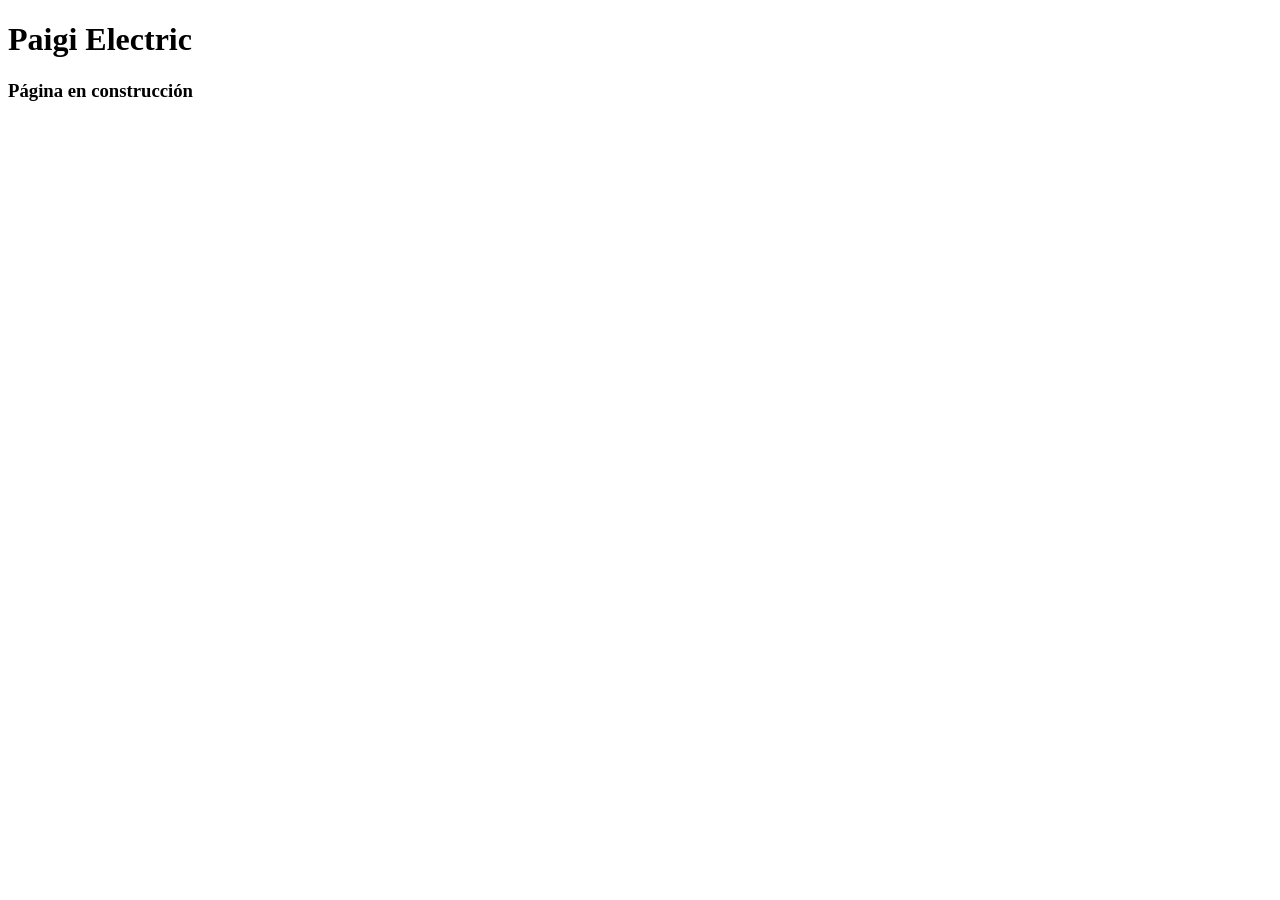
<file: en_construccion.html>
<!doctype html>
<html>
<head>
	<!-- Google tag (gtag.js) -->
	<script async src="https://www.googletagmanager.com/gtag/js?id=G-XSMY69BLLJ"></script>
	<script>
	  window.dataLayer = window.dataLayer || [];
	  function gtag(){dataLayer.push(arguments);}
	  gtag('js', new Date());

	  gtag('config', 'G-XSMY69BLLJ');
	</script>
	
	<meta charset="utf-8">
	<meta name="viewport" content="width=device-width, maximum-scale=1">
	<html itemscope itemtype=http://schema.org/LocalBusiness>
	<meta itemprop=name content="Paigi Electric">
	<meta itemprop=description content="">
	<meta name="keywords" content="electricidad Denia, presupuestos electricidad">
	<title>Paigi Electric</title>
	

</head>
<body>

<h1>Paigi Electric</h1>

<h3>Página en construcción</h3>

</body>
</html>
</file>
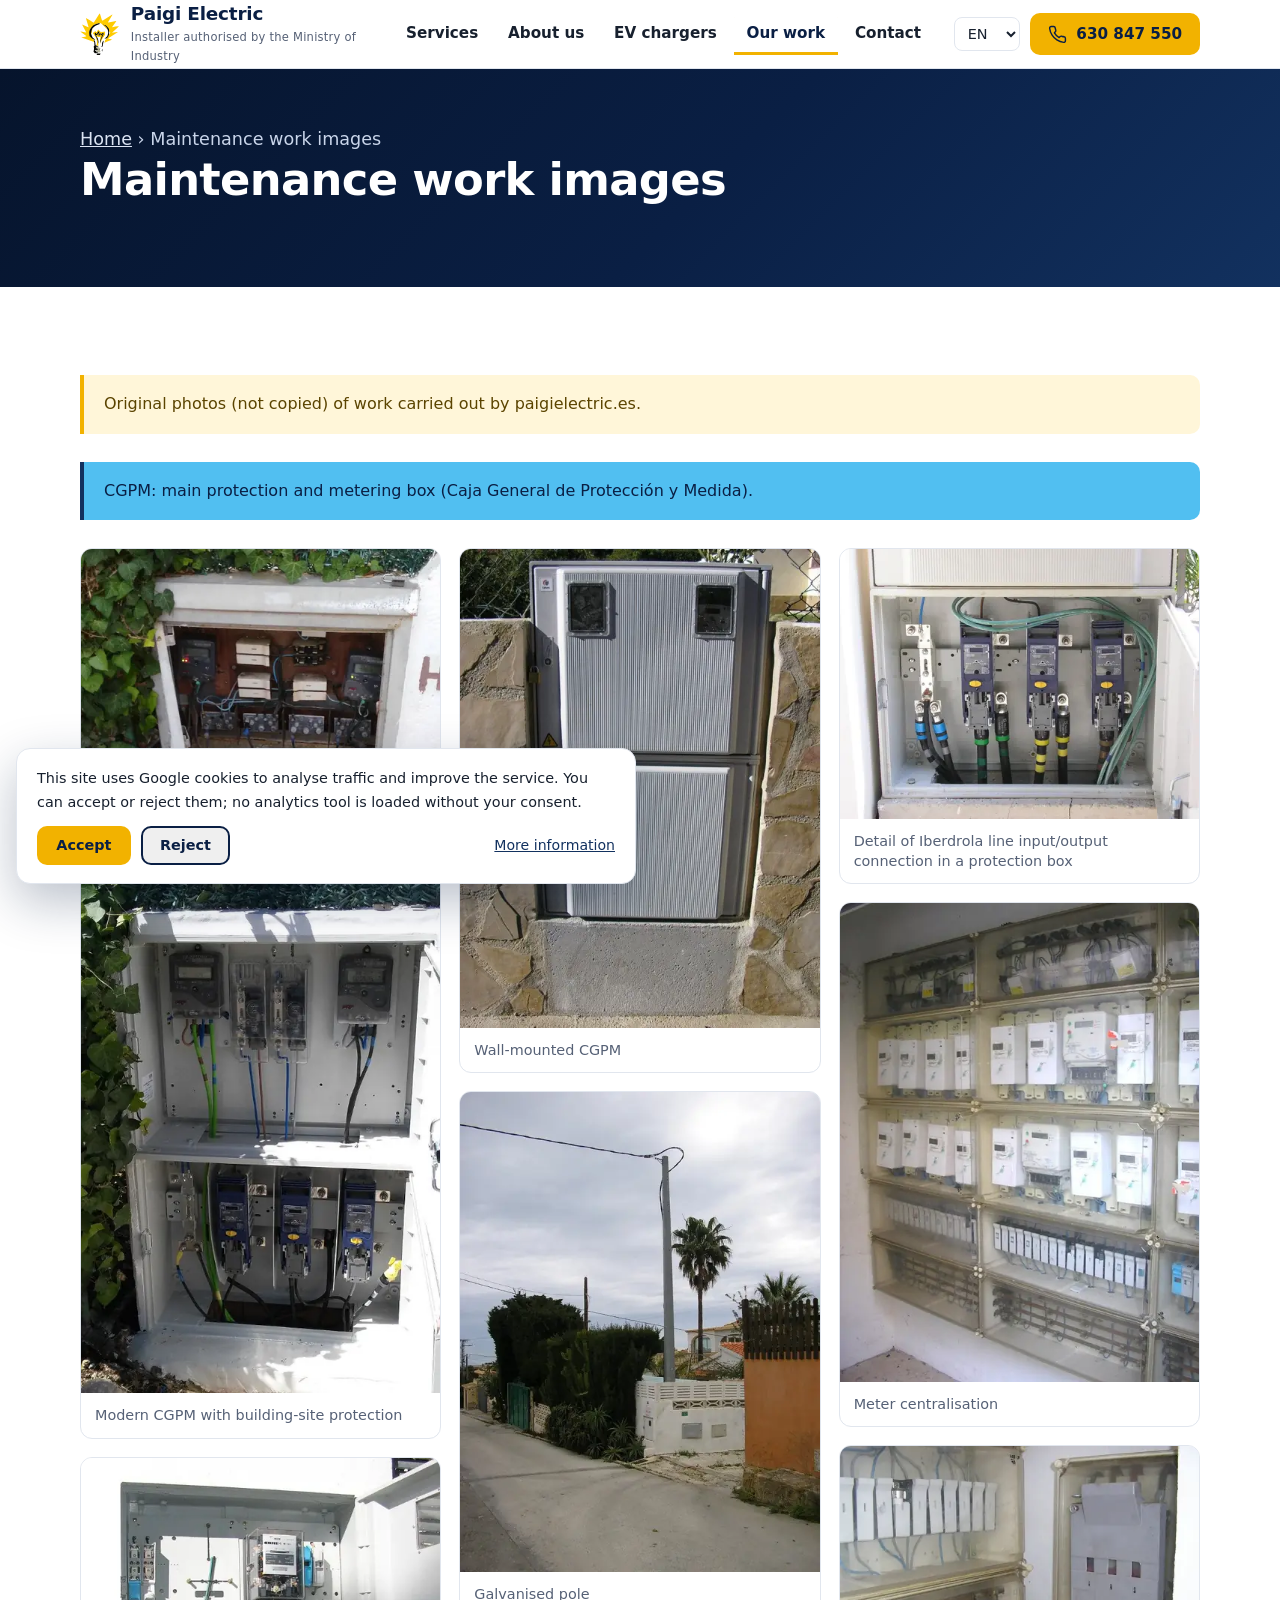
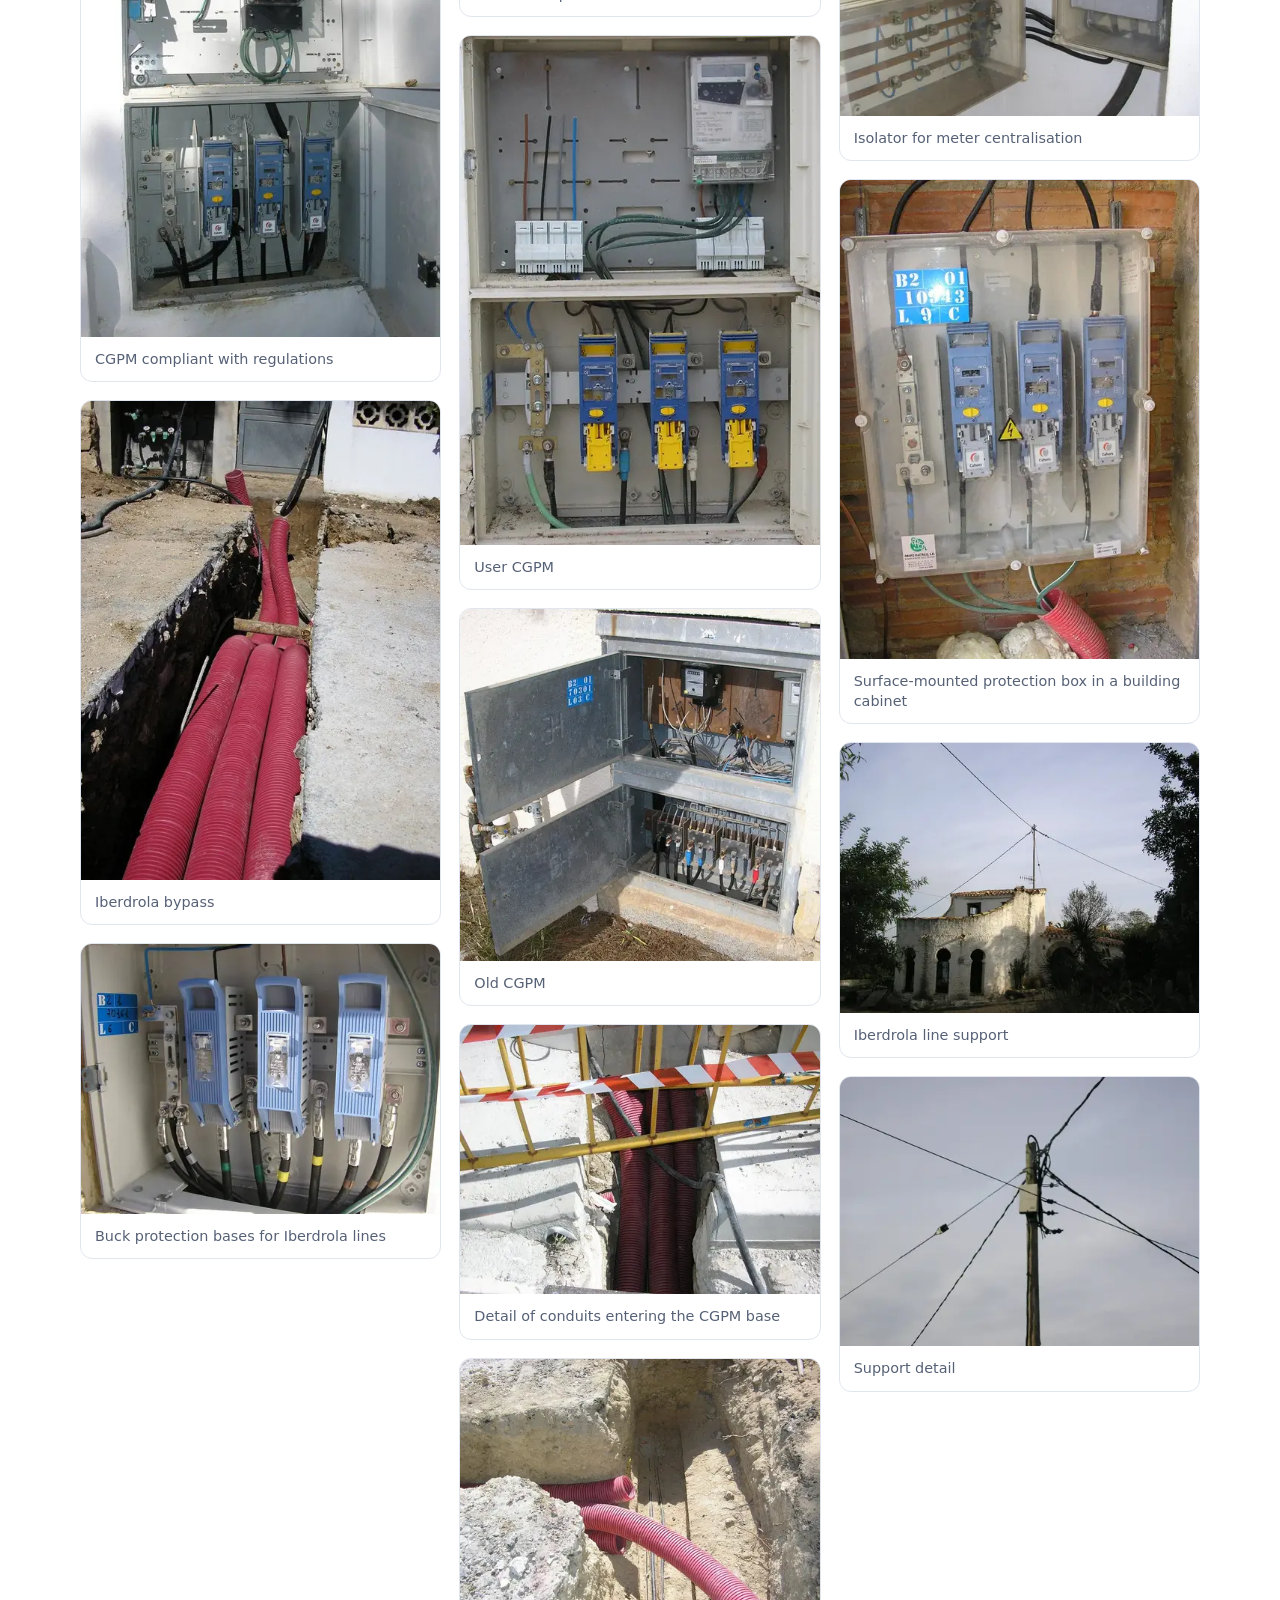
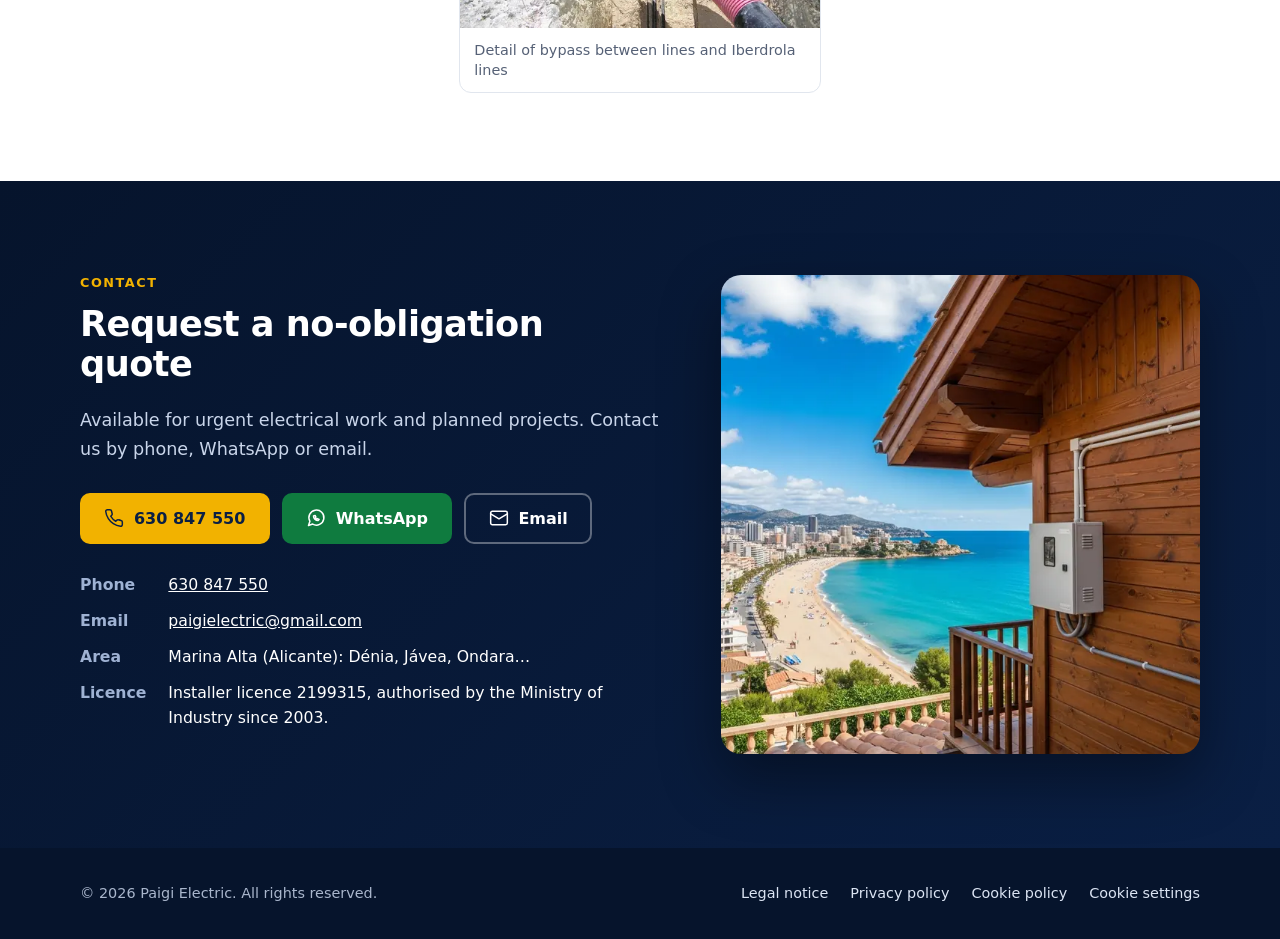
<file: imagenes.html>
<!doctype html>
<html lang="es">
  <head>
    <meta charset="utf-8" />
    <meta name="viewport" content="width=device-width, initial-scale=1" />
    <title data-i18n="t.imagenes">
      Trabajos y mantenimientos eléctricos | Paigi Electric
    </title>
    <meta
      name="description"
      content="Fotografías de instalaciones y trabajos de mantenimiento eléctrico realizados por Paigi Electric en la Marina Alta."
      data-i18n-attr="content:d.imagenes"
    />
    <link rel="canonical" href="https://paigielectric.es/imagenes.html" />
    <meta name="theme-color" content="#0a1f44" />
    <meta property="og:type" content="website" />
    <meta property="og:site_name" content="Paigi Electric" />
    <meta
      property="og:title"
      content="Trabajos y mantenimientos eléctricos | Paigi Electric"
    />
    <meta
      property="og:description"
      content="Fotografías de instalaciones y trabajos de mantenimiento eléctrico realizados por Paigi Electric en la Marina Alta."
    />
    <meta property="og:url" content="https://paigielectric.es/imagenes.html" />
    <meta
      property="og:image"
      content="https://paigielectric.es/images/og-image.jpg"
    />
    <meta property="og:locale" content="es_ES" />
    <meta name="twitter:card" content="summary_large_image" />
    <link rel="icon" href="images/logo.svg" type="image/svg+xml" />
    <link
      rel="icon"
      href="images/icons/icon-32.png"
      sizes="32x32"
      type="image/png"
    />
    <link rel="apple-touch-icon" href="images/icons/icon-180.png" />
    <link rel="manifest" href="site.webmanifest" />
    <link rel="stylesheet" href="assets/css/main.css" />
    <script type="application/ld+json">
      {
        "@context": "https://schema.org",
        "@type": "Electrician",
        "name": "Paigi Electric",
        "image": "https://paigielectric.es/images/og-image.jpg",
        "logo": "https://paigielectric.es/images/icons/icon-512.png",
        "url": "https://paigielectric.es/",
        "telephone": "+34630847550",
        "email": "paigielectric@gmail.com",
        "description": "Electricista autorizado en Dénia, Jávea y Ondara. Especialistas en instalaciones, reformas eléctricas, boletines y cargadores de coche eléctrico.",
        "address": {
          "@type": "PostalAddress",
          "addressLocality": "Dénia",
          "addressRegion": "Alicante",
          "postalCode": "03700",
          "addressCountry": "ES"
        },
        "geo": {
          "@type": "GeoCoordinates",
          "latitude": 38.84,
          "longitude": 0.1057
        },
        "areaServed": ["Dénia", "Jávea", "Ondara"],
        "openingHours": "Mo-Su 00:00-23:59",
        "sameAs": ["https://wa.me/34630847550"]
      }
    </script>
    <script src="assets/js/i18n.js" defer></script>
    <script src="assets/js/main.js" defer></script>
  </head>
  <body>
    <svg
      width="0"
      height="0"
      style="position: absolute"
      aria-hidden="true"
      focusable="false"
    >
      <defs>
        <symbol id="i-phone" viewBox="0 0 24 24">
          <path
            d="M22 16.9v3a2 2 0 0 1-2.2 2 19.8 19.8 0 0 1-8.6-3.1 19.5 19.5 0 0 1-6-6A19.8 19.8 0 0 1 2.1 4.2 2 2 0 0 1 4.1 2h3a2 2 0 0 1 2 1.7c.1 1 .4 1.9.7 2.8a2 2 0 0 1-.5 2.1L8.1 9.9a16 16 0 0 0 6 6l1.3-1.3a2 2 0 0 1 2.1-.4c.9.3 1.8.6 2.8.7a2 2 0 0 1 1.7 2z"
          />
        </symbol>
        <symbol id="i-mail" viewBox="0 0 24 24">
          <rect x="2" y="4" width="20" height="16" rx="2" />
          <path d="m22 7-10 6L2 7" />
        </symbol>
        <symbol id="i-wa" viewBox="0 0 24 24">
          <path d="M3 21l1.7-5A9 9 0 1 1 8 19.3z" />
          <path
            d="M9 9.5c0 3 2.5 5.5 5.5 5.5l1.2-1.3-2-1-.9.7a4 4 0 0 1-1.6-1.6l.7-.9-1-2z"
          />
        </symbol>
        <symbol id="i-network" viewBox="0 0 24 24">
          <rect x="9" y="2" width="6" height="6" rx="1" />
          <rect x="2" y="16" width="6" height="6" rx="1" />
          <rect x="16" y="16" width="6" height="6" rx="1" />
          <path d="M12 8v4M5 16v-2a1 1 0 0 1 1-1h12a1 1 0 0 1 1 1v2" />
        </symbol>
        <symbol id="i-plug" viewBox="0 0 24 24">
          <path d="M9 2v6M15 2v6M7 8h10v4a5 5 0 0 1-10 0z" />
          <path d="M12 17v5" />
        </symbol>
        <symbol id="i-sun" viewBox="0 0 24 24">
          <circle cx="12" cy="12" r="4" />
          <path
            d="M12 2v2M12 20v2M4.9 4.9l1.4 1.4M17.7 17.7l1.4 1.4M2 12h2M20 12h2M4.9 19.1l1.4-1.4M17.7 6.3l1.4-1.4"
          />
        </symbol>
        <symbol id="i-wrench" viewBox="0 0 24 24">
          <path
            d="M14.7 6.3a1 1 0 0 0 0 1.4l1.6 1.6a1 1 0 0 0 1.4 0l3.77-3.77a6 6 0 0 1-7.94 7.94l-6.91 6.91a2.12 2.12 0 0 1-3-3l6.91-6.91a6 6 0 0 1 7.94-7.94l-3.76 3.76z"
          />
        </symbol>
        <symbol id="i-file" viewBox="0 0 24 24">
          <path
            d="M14 2H6a2 2 0 0 0-2 2v16a2 2 0 0 0 2 2h12a2 2 0 0 0 2-2V8z"
          />
          <path d="M14 2v6h6M8 13h8M8 17h5" />
        </symbol>
        <symbol id="i-bulb" viewBox="0 0 24 24">
          <path
            d="M9 18h6M10 22h4M12 2a7 7 0 0 0-4 12.7c.6.5 1 1.2 1 2V18h6v-1.3c0-.8.4-1.5 1-2A7 7 0 0 0 12 2z"
          />
        </symbol>
        <symbol id="i-lamp" viewBox="0 0 24 24">
          <path d="M8 22h8M12 22V10M7 10h10l-2-6H9zM12 2v2" />
        </symbol>
        <symbol id="i-building" viewBox="0 0 24 24">
          <path
            d="M4 22V4a2 2 0 0 1 2-2h8a2 2 0 0 1 2 2v18M16 10h2a2 2 0 0 1 2 2v10M2 22h20M8 6h4M8 10h4M8 14h4"
          />
        </symbol>
        <symbol id="i-check" viewBox="0 0 24 24">
          <path d="m5 12 5 5L20 7" />
        </symbol>
        <symbol id="i-arrow" viewBox="0 0 24 24">
          <path d="M5 12h14M13 6l6 6-6 6" />
        </symbol>
        <symbol id="i-menu" viewBox="0 0 24 24">
          <path d="M4 6h16M4 12h16M4 18h16" />
        </symbol>
        <symbol id="i-close" viewBox="0 0 24 24">
          <path d="M6 6l12 12M18 6 6 18" />
        </symbol>
        <symbol id="i-award" viewBox="0 0 24 24">
          <circle cx="12" cy="8" r="6" />
          <path d="M15.5 13.5 17 22l-5-3-5 3 1.5-8.5" />
        </symbol>
        <symbol id="i-id" viewBox="0 0 24 24">
          <rect x="2" y="5" width="20" height="14" rx="2" />
          <circle cx="8" cy="12" r="2" />
          <path d="M14 10h5M14 14h4M5 17c.5-1.5 1.7-2 3-2s2.5.5 3 2" />
        </symbol>
        <symbol id="i-clock" viewBox="0 0 24 24">
          <circle cx="12" cy="12" r="10" />
          <path d="M12 6v6l4 2" />
        </symbol>
        <symbol id="i-pin" viewBox="0 0 24 24">
          <path d="M20 10c0 6-8 12-8 12S4 16 4 10a8 8 0 0 1 16 0z" />
          <circle cx="12" cy="10" r="3" />
        </symbol>
      </defs>
    </svg>
    <a class="skip" href="index.html#contenido" data-i18n="skip"
      >Saltar al contenido</a
    >
    <header class="site-header">
      <div class="wrap">
        <a class="brand" href="index.html" aria-label="Paigi Electric"
          ><img src="images/logo.svg" width="39" height="42" alt="" /><span
            ><b>Paigi Electric</b
            ><small data-i18n="tr1.l"
              >Instalador autorizado por el Ministerio de Industria</small
            ></span
          ></a
        >
        <nav
          class="nav"
          id="nav"
          aria-label="Principal"
          data-i18n-attr="aria-label:nav.menu"
        >
          <ul>
            <li>
              <a href="index.html#servicios" data-i18n="nav.services"
                >Servicios</a
              >
            </li>
            <li>
              <a href="index.html#empresa" data-i18n="nav.about"
                >Quiénes somos</a
              >
            </li>
            <li>
              <a href="cargadores.html" data-i18n="nav.chargers">Cargadores</a>
            </li>
            <li>
              <a href="imagenes.html" aria-current="page" data-i18n="nav.work"
                >Trabajos</a
              >
            </li>
            <li>
              <a href="index.html#contacto" data-i18n="nav.contact">Contacto</a>
            </li>
          </ul>
        </nav>
        <div class="actions">
          <select
            class="lang"
            id="lang"
            aria-label="Idioma"
            data-i18n-attr="aria-label:nav.lang"
          >
            <option value="es">ES</option>
            <option value="ca">VAL</option>
            <option value="en">EN</option>
            <option value="de">DE</option>
            <option value="fr">FR</option>
          </select>
          <a class="btn btn-primary head-call" href="tel:+34630847550"
            ><svg class="i" aria-hidden="true" focusable="false">
              <use href="#i-phone" /></svg
            >630 847 550</a
          >
          <button
            class="menu-btn"
            type="button"
            aria-expanded="false"
            aria-controls="nav"
            aria-label="Menú"
            data-i18n-attr="aria-label:nav.menu"
          >
            <svg class="i i-open" aria-hidden="true" focusable="false">
              <use href="#i-menu" /></svg
            ><svg class="i i-close" aria-hidden="true" focusable="false">
              <use href="#i-close" />
            </svg>
          </button>
        </div>
      </div>
    </header>
    <main id="contenido">
      <section class="page-head">
        <div class="wrap">
          <p class="crumbs">
            <a href="index.html" data-i18n="crumb.home">Inicio</a> &rsaquo;
            <span data-i18n="gl.title">Imágenes de mantenimientos</span>
          </p>
          <h1 data-i18n="gl.title">Imágenes de mantenimientos</h1>
        </div>
      </section>

      <section class="section">
        <div class="wrap">
          <p class="note" style="margin-top: 0" data-i18n="gl.lead">
            Fotos originales (no copiadas) de trabajos realizados por Paigi
            Electric.
          </p>
          <p class="info" style="margin-top: 0" data-i18n="gl.note">
            CGPM: Caja General de Protección y Medida.
          </p>
          <div class="gallery">
            <figure>
              <button
                class="ph"
                type="button"
                data-full="images/mantenimientos/IMG_20160224_184234.webp"
                aria-labelledby="g1c"
              >
                <img
                  src="images/mantenimientos/thumbs/IMG_20160224_184234.webp"
                  width="480"
                  height="350"
                  loading="lazy"
                  decoding="async"
                  alt=""
                />
              </button>
              <figcaption id="g1c" data-i18n="g1">CGPM antigua</figcaption>
            </figure>
            <figure>
              <button
                class="ph"
                type="button"
                data-full="images/mantenimientos/IMG_20160414_134545.webp"
                aria-labelledby="g2c"
              >
                <img
                  src="images/mantenimientos/thumbs/IMG_20160414_134545.webp"
                  width="480"
                  height="692"
                  loading="lazy"
                  decoding="async"
                  alt=""
                />
              </button>
              <figcaption id="g2c" data-i18n="g2">
                CGPM moderna con protección de obra
              </figcaption>
            </figure>
            <figure>
              <button
                class="ph"
                type="button"
                data-full="images/mantenimientos/P1010044.webp"
                aria-labelledby="g3c"
              >
                <img
                  src="images/mantenimientos/thumbs/P1010044.webp"
                  width="480"
                  height="640"
                  loading="lazy"
                  decoding="async"
                  alt=""
                />
              </button>
              <figcaption id="g3c" data-i18n="g3">
                CGPM según normativa
              </figcaption>
            </figure>
            <figure>
              <button
                class="ph"
                type="button"
                data-full="images/mantenimientos/P1010124.webp"
                aria-labelledby="g4c"
              >
                <img
                  src="images/mantenimientos/thumbs/P1010124.webp"
                  width="480"
                  height="640"
                  loading="lazy"
                  decoding="async"
                  alt=""
                />
              </button>
              <figcaption id="g4c" data-i18n="g4">Bypass Iberdrola</figcaption>
            </figure>
            <figure>
              <button
                class="ph"
                type="button"
                data-full="images/mantenimientos/P1010137.webp"
                aria-labelledby="g5c"
              >
                <img
                  src="images/mantenimientos/thumbs/P1010137.webp"
                  width="480"
                  height="360"
                  loading="lazy"
                  decoding="async"
                  alt=""
                />
              </button>
              <figcaption id="g5c" data-i18n="g5">
                Bases Buck de protección líneas Iberdrola
              </figcaption>
            </figure>
            <figure>
              <button
                class="ph"
                type="button"
                data-full="images/mantenimientos/P1010138.webp"
                aria-labelledby="g6c"
              >
                <img
                  src="images/mantenimientos/thumbs/P1010138.webp"
                  width="480"
                  height="640"
                  loading="lazy"
                  decoding="async"
                  alt=""
                />
              </button>
              <figcaption id="g6c" data-i18n="g6">CGPM en muro</figcaption>
            </figure>
            <figure>
              <button
                class="ph"
                type="button"
                data-full="images/mantenimientos/P1010185.webp"
                aria-labelledby="g7c"
              >
                <img
                  src="images/mantenimientos/thumbs/P1010185.webp"
                  width="480"
                  height="640"
                  loading="lazy"
                  decoding="async"
                  alt=""
                />
              </button>
              <figcaption id="g7c" data-i18n="g7">Poste galvanizado</figcaption>
            </figure>
            <figure>
              <button
                class="ph"
                type="button"
                data-full="images/mantenimientos/P1010205.webp"
                aria-labelledby="g8c"
              >
                <img
                  src="images/mantenimientos/thumbs/P1010205.webp"
                  width="480"
                  height="680"
                  loading="lazy"
                  decoding="async"
                  alt=""
                />
              </button>
              <figcaption id="g8c" data-i18n="g8">CGPM Usuario</figcaption>
            </figure>
            <figure>
              <button
                class="ph"
                type="button"
                data-full="images/mantenimientos/P1010206.webp"
                aria-labelledby="g9c"
              >
                <img
                  src="images/mantenimientos/thumbs/P1010206.webp"
                  width="480"
                  height="470"
                  loading="lazy"
                  decoding="async"
                  alt=""
                />
              </button>
              <figcaption id="g9c" data-i18n="g9">CGPM Antigua</figcaption>
            </figure>
            <figure>
              <button
                class="ph"
                type="button"
                data-full="images/mantenimientos/P1010219.webp"
                aria-labelledby="g10c"
              >
                <img
                  src="images/mantenimientos/thumbs/P1010219.webp"
                  width="480"
                  height="360"
                  loading="lazy"
                  decoding="async"
                  alt=""
                />
              </button>
              <figcaption id="g10c" data-i18n="g10">
                Detalle entrada tubos a peana de la CGPM
              </figcaption>
            </figure>
            <figure>
              <button
                class="ph"
                type="button"
                data-full="images/mantenimientos/P1010220.webp"
                aria-labelledby="g11c"
              >
                <img
                  src="images/mantenimientos/thumbs/P1010220.webp"
                  width="480"
                  height="360"
                  loading="lazy"
                  decoding="async"
                  alt=""
                />
              </button>
              <figcaption id="g11c" data-i18n="g11">
                Detalle bypass líneas con líneas Iberdrola
              </figcaption>
            </figure>
            <figure>
              <button
                class="ph"
                type="button"
                data-full="images/mantenimientos/P1010232.webp"
                aria-labelledby="g12c"
              >
                <img
                  src="images/mantenimientos/thumbs/P1010232.webp"
                  width="480"
                  height="360"
                  loading="lazy"
                  decoding="async"
                  alt=""
                />
              </button>
              <figcaption id="g12c" data-i18n="g12">
                Detalle conexión entrada/salida líneas Iberdrola en caja de
                protección
              </figcaption>
            </figure>
            <figure>
              <button
                class="ph"
                type="button"
                data-full="images/mantenimientos/P1010267.webp"
                aria-labelledby="g13c"
              >
                <img
                  src="images/mantenimientos/thumbs/P1010267.webp"
                  width="480"
                  height="640"
                  loading="lazy"
                  decoding="async"
                  alt=""
                />
              </button>
              <figcaption id="g13c" data-i18n="g13">
                Centralización de contadores
              </figcaption>
            </figure>
            <figure>
              <button
                class="ph"
                type="button"
                data-full="images/mantenimientos/P1010269.webp"
                aria-labelledby="g14c"
              >
                <img
                  src="images/mantenimientos/thumbs/P1010269.webp"
                  width="480"
                  height="360"
                  loading="lazy"
                  decoding="async"
                  alt=""
                />
              </button>
              <figcaption id="g14c" data-i18n="g14">
                Seccionador de centralización de contadores
              </figcaption>
            </figure>
            <figure>
              <button
                class="ph"
                type="button"
                data-full="images/mantenimientos/P3170015.webp"
                aria-labelledby="g15c"
              >
                <img
                  src="images/mantenimientos/thumbs/P3170015.webp"
                  width="480"
                  height="640"
                  loading="lazy"
                  decoding="async"
                  alt=""
                />
              </button>
              <figcaption id="g15c" data-i18n="g15">
                Caja de protección de superficie en armario de obra
              </figcaption>
            </figure>
            <figure>
              <button
                class="ph"
                type="button"
                data-full="images/mantenimientos/PB130001.webp"
                aria-labelledby="g16c"
              >
                <img
                  src="images/mantenimientos/thumbs/PB130001.webp"
                  width="480"
                  height="360"
                  loading="lazy"
                  decoding="async"
                  alt=""
                />
              </button>
              <figcaption id="g16c" data-i18n="g16">
                Apoyo línea Iberdrola
              </figcaption>
            </figure>
            <figure>
              <button
                class="ph"
                type="button"
                data-full="images/mantenimientos/PB130004.webp"
                aria-labelledby="g17c"
              >
                <img
                  src="images/mantenimientos/thumbs/PB130004.webp"
                  width="480"
                  height="360"
                  loading="lazy"
                  decoding="async"
                  alt=""
                />
              </button>
              <figcaption id="g17c" data-i18n="g17">Detalle apoyo</figcaption>
            </figure>
          </div>
        </div>
      </section>

      <section class="section contact" id="contacto">
        <div class="wrap">
          <div>
            <span
              class="eyebrow"
              style="color: var(--amber)"
              data-i18n="nav.contact"
              >Contacto</span
            >
            <h2 data-i18n="ct.title">Solicite presupuesto sin compromiso</h2>
            <p class="lead" data-i18n="ct.lead">
              Disponible para trabajos eléctricos urgentes y proyectos
              planificados. Contacte por teléfono, WhatsApp o email.
            </p>
            <div class="cta">
              <a class="btn btn-primary" href="tel:+34630847550"
                ><svg class="i" aria-hidden="true" focusable="false">
                  <use href="#i-phone" /></svg
                >630 847 550</a
              >
              <a
                class="btn btn-wa"
                href="https://wa.me/34630847550"
                target="_blank"
                rel="noopener"
                ><svg class="i" aria-hidden="true" focusable="false">
                  <use href="#i-wa" /></svg
                >WhatsApp</a
              >
              <a class="btn btn-ghost" href="mailto:paigielectric@gmail.com"
                ><svg class="i" aria-hidden="true" focusable="false">
                  <use href="#i-mail" /></svg
                ><span data-i18n="ct.email">Email</span></a
              >
            </div>
            <dl>
              <dt data-i18n="ct.phone">Teléfono</dt>
              <dd><a href="tel:+34630847550">630 847 550</a></dd>
              <dt data-i18n="ct.email">Email</dt>
              <dd>
                <a href="mailto:paigielectric@gmail.com"
                  >paigielectric@gmail.com</a
                >
              </dd>
              <dt data-i18n="ct.zone">Zona de trabajo</dt>
              <dd data-i18n="ct.zone.v">
                Marina Alta de Alicante: Dénia, Jávea, Ondara…
              </dd>
              <dt data-i18n="ct.lic">Autorización</dt>
              <dd data-i18n="ct.lic.v">
                Carnet de instalador 2199315, autorizado por el Ministerio de
                Industria desde 2003.
              </dd>
            </dl>
          </div>
          <img
            src="images/contacto-640.webp"
            srcset="
              images/contacto-640.webp   640w,
              images/contacto-1024.webp 1024w
            "
            sizes="(max-width:1000px) 92vw, 460px"
            width="1024"
            height="1024"
            loading="lazy"
            decoding="async"
            alt="Cuadro de distribución eléctrica en una casa de madera con vistas al mar"
            data-i18n-attr="alt:ct.alt"
          />
        </div>
      </section>
    </main>
    <footer class="site-footer">
      <div class="wrap">
        <span
          >&copy; <span id="year">2026</span>
          <span data-i18n="ft.rights"
            >Paigi Electric. Todos los derechos reservados.</span
          ></span
        >
        <ul>
          <li>
            <a
              href="assets/docs/CLU11_AVISO_LEGAL.pdf"
              target="_blank"
              rel="noopener"
              data-i18n="ft.legal"
              >Aviso legal</a
            >
          </li>
          <li>
            <a
              href="assets/docs/CLU15_POLITICA_DE_PRIVACIDAD.pdf"
              target="_blank"
              rel="noopener"
              data-i18n="ft.privacy"
              >Política de privacidad</a
            >
          </li>
          <li>
            <a
              href="assets/docs/POL%C3%8DTICA_DE_COOKIES.pdf"
              target="_blank"
              rel="noopener"
              data-i18n="ft.cookies"
              >Política de cookies</a
            >
          </li>
          <li>
            <button
              class="linkbtn"
              type="button"
              id="cookie-open"
              data-i18n="ft.cookieset"
            >
              Configurar cookies
            </button>
          </li>
        </ul>
      </div>
    </footer>

    <div class="mbar">
      <a class="btn btn-primary" href="tel:+34630847550"
        ><svg class="i" aria-hidden="true" focusable="false">
          <use href="#i-phone" /></svg
        ><span data-i18n="hero.call">Llamar ahora</span></a
      >
      <a
        class="btn btn-wa"
        href="https://wa.me/34630847550"
        target="_blank"
        rel="noopener"
        ><svg class="i" aria-hidden="true" focusable="false">
          <use href="#i-wa" /></svg
        >WhatsApp</a
      >
    </div>

    <div
      class="cookie"
      id="cookie-banner"
      role="dialog"
      aria-live="polite"
      hidden
    >
      <p data-i18n="ck.text">
        Este sitio utiliza cookies de Google para analizar el tráfico y mejorar
        el servicio. Puede aceptarlas o rechazarlas; no se cargará ninguna
        herramienta de análisis sin su consentimiento.
      </p>
      <div class="row">
        <button
          class="btn btn-primary"
          type="button"
          id="cookie-accept"
          data-i18n="ck.accept"
        >
          Aceptar
        </button>
        <button
          class="btn btn-outline"
          type="button"
          id="cookie-reject"
          data-i18n="ck.reject"
        >
          Rechazar
        </button>
        <a
          class="cookie-more"
          href="https://policies.google.com/technologies/cookies?hl=es"
          target="_blank"
          rel="noopener"
          data-i18n="ck.more"
          >Más información</a
        >
      </div>
    </div>

    <dialog class="lb" id="lightbox" aria-label="Imagen">
      <div class="lb-inner">
        <img alt="" width="1200" height="800" />
        <div class="lb-cap" aria-live="polite"></div>
      </div>
      <button
        class="lb-close"
        type="button"
        aria-label="Cerrar"
        data-i18n-attr="aria-label:lb.close"
      >
        &times;
      </button>
      <button
        class="lb-prev"
        type="button"
        aria-label="Anterior"
        data-i18n-attr="aria-label:lb.prev"
      >
        &#8249;
      </button>
      <button
        class="lb-next"
        type="button"
        aria-label="Siguiente"
        data-i18n-attr="aria-label:lb.next"
      >
        &#8250;
      </button>
    </dialog>
  </body>
</html>
</file>
<file: assets/css/main.css>
/* Paigi Electric — hoja de estilos única, sin dependencias */
:root {
  --navy: #0a1f44;
  --navy-2: #12315f;
  --navy-9: #06142c;
  --amber: #f2b200;
  --amber-text: #8a6200;
  --ink: #17202e;
  --muted: #566176;
  --bg: #f5f7fa;
  --line: #e1e6ee;
  --green: #0f7b3f;
  --radius: 14px;
  --max: 1160px;
  --shadow: 0 10px 30px rgba(10, 31, 68, 0.1);
}
*,
*::before,
*::after {
  box-sizing: border-box;
}
html {
  scroll-behavior: smooth;
  scroll-padding-top: 84px;
  -webkit-text-size-adjust: 100%;
}
body {
  margin: 0;
  font:
    400 1rem/1.65 system-ui,
    -apple-system,
    "Segoe UI",
    Roboto,
    "Helvetica Neue",
    Arial,
    sans-serif;
  color: var(--ink);
  background: #fff;
  -webkit-font-smoothing: antialiased;
}
img {
  max-width: 100%;
  height: auto;
  display: block;
}
a {
  color: var(--navy-2);
}
h1,
h2,
h3 {
  line-height: 1.15;
  letter-spacing: -0.015em;
  margin: 0 0 0.6em;
  color: var(--navy);
}
h1 {
  font-size: clamp(2rem, 4.6vw, 3.2rem);
  font-weight: 800;
}
h2 {
  font-size: clamp(1.6rem, 3vw, 2.2rem);
  font-weight: 750;
}
h3 {
  font-size: 1.15rem;
  font-weight: 700;
}
p {
  margin: 0 0 1em;
}
[hidden] {
  display: none !important;
}
.wrap {
  width: 100%;
  max-width: var(--max);
  margin: 0 auto;
  padding: 0 20px;
}
.skip {
  position: absolute;
  left: -999px;
  top: 8px;
  background: var(--amber);
  color: var(--navy);
  padding: 10px 16px;
  border-radius: 8px;
  font-weight: 700;
  z-index: 100;
}
.skip:focus {
  left: 8px;
}
:focus-visible {
  outline: 3px solid var(--amber);
  outline-offset: 2px;
  border-radius: 4px;
}
.i {
  width: 1.25em;
  height: 1.25em;
  flex: none;
  fill: none;
  stroke: currentColor;
  stroke-width: 1.8;
  stroke-linecap: round;
  stroke-linejoin: round;
}

/* Botones */
.btn {
  display: inline-flex;
  align-items: center;
  justify-content: center;
  gap: 0.6em;
  padding: 0.85em 1.4em;
  border-radius: 10px;
  font: inherit;
  font-weight: 650;
  text-decoration: none;
  border: 2px solid transparent;
  cursor: pointer;
  line-height: 1.2;
  transition:
    transform 0.15s,
    box-shadow 0.15s,
    background 0.15s;
}
.btn:hover {
  transform: translateY(-2px);
  box-shadow: 0 8px 20px rgba(0, 0, 0, 0.18);
}
.btn-primary {
  background: var(--amber);
  color: var(--navy);
}
.btn-primary:hover {
  background: #ffc41f;
}
.btn-wa {
  background: var(--green);
  color: #fff;
}
.btn-wa:hover {
  background: #0c6a37;
}
.btn-ghost {
  border-color: rgba(255, 255, 255, 0.35);
  color: #fff;
}
.btn-ghost:hover {
  background: rgba(255, 255, 255, 0.1);
}
.btn-outline {
  border-color: var(--navy);
  color: var(--navy);
}
.btn-outline:hover {
  background: var(--navy);
  color: #fff;
}

/* Cabecera */
.site-header {
  position: sticky;
  top: 0;
  z-index: 50;
  background: rgba(255, 255, 255, 0.94);
  -webkit-backdrop-filter: saturate(1.4) blur(10px);
  backdrop-filter: saturate(1.4) blur(10px);
  border-bottom: 1px solid var(--line);
}
.site-header .wrap {
  display: flex;
  align-items: center;
  gap: 20px;
  min-height: 68px;
}
.brand {
  display: flex;
  align-items: center;
  gap: 12px;
  text-decoration: none;
  color: var(--navy);
  margin-right: auto;
}
.brand img {
  width: auto;
  height: 42px;
}
.brand b {
  font-size: 1.15rem;
  letter-spacing: -0.01em;
  line-height: 1.1;
}
.brand small {
  display: block;
  font-size: 0.72rem;
  font-weight: 500;
  color: var(--muted);
  letter-spacing: 0.02em;
}
.nav ul {
  display: flex;
  gap: 4px;
  list-style: none;
  margin: 0;
  padding: 0;
}
.nav a {
  display: block;
  white-space: nowrap;
  padding: 0.55em 0.85em;
  border-radius: 8px;
  text-decoration: none;
  color: var(--ink);
  font-weight: 550;
  font-size: 0.95rem;
}
.nav a:hover {
  background: var(--bg);
}
.nav a[aria-current] {
  color: var(--navy);
  box-shadow: inset 0 -3px 0 var(--amber);
  border-radius: 8px 8px 0 0;
}
.actions {
  display: flex;
  align-items: center;
  gap: 10px;
}
.lang {
  font: inherit;
  font-size: 0.9rem;
  padding: 0.5em 0.6em;
  border: 1px solid var(--line);
  border-radius: 8px;
  background: #fff;
  color: var(--ink);
  cursor: pointer;
}
.head-call {
  padding: 0.6em 1.05em;
  font-size: 0.95rem;
  white-space: nowrap;
}
.brand b {
  white-space: nowrap;
}
h1,
h2,
h3,
p,
li {
  overflow-wrap: break-word;
}
p,
li {
  hyphens: auto;
}
@media (max-width: 1180px) {
  .brand small {
    display: none;
  }
}
.menu-btn {
  display: none;
  background: none;
  border: 1px solid var(--line);
  border-radius: 8px;
  padding: 8px;
  color: var(--navy);
  cursor: pointer;
}
.menu-btn .i {
  width: 24px;
  height: 24px;
}
.menu-btn .i-close {
  display: none;
}
.menu-btn[aria-expanded="true"] .i-open {
  display: none;
}
.menu-btn[aria-expanded="true"] .i-close {
  display: block;
}

/* Hero */
.hero {
  position: relative;
  background: linear-gradient(
    135deg,
    var(--navy-9) 0%,
    var(--navy) 45%,
    var(--navy-2) 100%
  );
  color: #fff;
  overflow: hidden;
}
.hero::before {
  content: "";
  position: absolute;
  inset: 0;
  background-image:
    linear-gradient(rgba(255, 255, 255, 0.045) 1px, transparent 1px),
    linear-gradient(90deg, rgba(255, 255, 255, 0.045) 1px, transparent 1px);
  background-size: 44px 44px;
  -webkit-mask-image: linear-gradient(90deg, #000, transparent 80%);
  mask-image: linear-gradient(90deg, #000, transparent 80%);
}
.hero .wrap {
  position: relative;
  display: grid;
  grid-template-columns: 1.05fr 0.95fr;
  gap: 56px;
  align-items: center;
  padding-top: 72px;
  padding-bottom: 112px;
}
.hero h1 {
  color: #fff;
}
.hero h1 em {
  font-style: normal;
  color: var(--amber);
}
.hero .lead {
  font-size: 1.15rem;
  color: #c9d5ea;
  max-width: 34em;
}
.badge {
  display: inline-flex;
  align-items: center;
  gap: 0.6em;
  padding: 0.4em 0.95em;
  border-radius: 99px;
  background: rgba(255, 255, 255, 0.1);
  border: 1px solid rgba(255, 255, 255, 0.2);
  font-size: 0.88rem;
  font-weight: 600;
  margin-bottom: 1.4em;
}
.dot {
  width: 9px;
  height: 9px;
  border-radius: 50%;
  background: #37d67a;
  box-shadow: 0 0 0 0 rgba(55, 214, 122, 0.6);
  animation: pulse 2s infinite;
}
@keyframes pulse {
  70% {
    box-shadow: 0 0 0 9px rgba(55, 214, 122, 0);
  }
  100% {
    box-shadow: 0 0 0 0 rgba(55, 214, 122, 0);
  }
}
.cta {
  display: flex;
  flex-wrap: wrap;
  gap: 12px;
  margin-top: 1.8em;
}
.hero-img {
  position: relative;
}
.hero-img::before {
  content: "";
  position: absolute;
  inset: 18px -16px -16px 18px;
  border-radius: 20px;
  background: var(--amber);
  opacity: 0.9;
}
.hero-img img {
  position: relative;
  border-radius: 20px;
  box-shadow: 0 24px 60px rgba(0, 0, 0, 0.4);
  aspect-ratio: 1/1;
  object-fit: cover;
  width: 100%;
}

/* Franja de confianza */
.trust {
  position: relative;
  margin-top: -56px;
  z-index: 2;
}
.trust ul {
  display: grid;
  grid-template-columns: repeat(4, minmax(0, 1fr));
  gap: 0;
  list-style: none;
  margin: 0;
  padding: 0;
  background: #fff;
  border-radius: var(--radius);
  box-shadow: var(--shadow);
  border: 1px solid var(--line);
}
.trust li {
  display: flex;
  gap: 14px;
  align-items: center;
  padding: 22px 22px;
  border-left: 1px solid var(--line);
  min-width: 0;
}
.trust div {
  min-width: 0;
}
.trust strong,
.trust span {
  overflow-wrap: anywhere;
  hyphens: auto;
}
.trust li:first-child {
  border-left: 0;
}
.trust .i {
  width: 30px;
  height: 30px;
  color: var(--navy);
  stroke-width: 1.6;
}
.trust strong {
  display: block;
  color: var(--navy);
  font-size: 1.05rem;
  line-height: 1.2;
}
.trust span {
  display: block;
  font-size: 0.85rem;
  color: var(--muted);
  line-height: 1.35;
  margin-top: 2px;
}

/* Secciones */
.section {
  padding: 88px 0;
}
.section.alt {
  background: var(--bg);
}
.sec-head {
  max-width: 46em;
  margin-bottom: 44px;
}
.sec-head p {
  font-size: 1.1rem;
  color: var(--muted);
}
.eyebrow {
  display: inline-block;
  font-size: 0.8rem;
  font-weight: 700;
  letter-spacing: 0.12em;
  text-transform: uppercase;
  color: var(--amber-text);
  margin-bottom: 0.8em;
}

/* Servicios */
.cards {
  display: grid;
  grid-template-columns: repeat(auto-fill, minmax(250px, 1fr));
  gap: 20px;
}
.card {
  background: #fff;
  border: 1px solid var(--line);
  border-radius: var(--radius);
  padding: 26px;
  transition:
    transform 0.2s,
    box-shadow 0.2s,
    border-color 0.2s;
}
.card:hover {
  transform: translateY(-4px);
  box-shadow: var(--shadow);
  border-color: var(--amber);
}
.ico {
  display: grid;
  place-items: center;
  width: 50px;
  height: 50px;
  border-radius: 12px;
  background: #fff6d9;
  color: var(--navy);
  margin-bottom: 18px;
}
.ico .i {
  width: 26px;
  height: 26px;
}
.card h3 {
  margin-bottom: 0.4em;
}
.card p {
  margin: 0;
  color: var(--muted);
  font-size: 0.95rem;
}

/* La empresa */
.about {
  display: grid;
  grid-template-columns: 0.9fr 1.1fr;
  gap: 64px;
  align-items: center;
}
.about img {
  border-radius: 20px;
  box-shadow: var(--shadow);
  aspect-ratio: 1/1;
  object-fit: cover;
  width: 100%;
}
.ticks {
  list-style: none;
  margin: 1.4em 0;
  padding: 0;
  display: grid;
  gap: 12px;
}
.ticks li {
  display: flex;
  gap: 12px;
  align-items: flex-start;
  font-weight: 550;
}
.ticks .i {
  color: #fff;
  background: var(--navy);
  border-radius: 50%;
  padding: 4px;
  width: 26px;
  height: 26px;
  margin-top: 1px;
  stroke-width: 2.4;
}
.brands {
  display: flex;
  flex-wrap: wrap;
  align-items: center;
  gap: 10px;
  margin-top: 1.6em;
}
.brands > span {
  font-size: 0.92rem;
  color: var(--muted);
  margin-right: 6px;
}
.chip {
  padding: 0.35em 0.9em;
  border: 1px solid var(--line);
  border-radius: 99px;
  background: #fff;
  font-weight: 650;
  font-size: 0.9rem;
  color: var(--navy);
}

/* Banda de cargadores y galería */
.band {
  display: grid;
  grid-template-columns: 1.2fr 0.8fr;
  gap: 48px;
  align-items: center;
  background: linear-gradient(135deg, var(--navy), var(--navy-2));
  color: #fff;
  border-radius: 24px;
  padding: 56px;
}
.band h2 {
  color: #fff;
}
.band p {
  color: #c9d5ea;
  font-size: 1.08rem;
}
.band .pic {
  justify-self: center;
  max-width: 260px;
  border-radius: 18px;
  overflow: hidden;
  box-shadow: 0 20px 50px rgba(0, 0, 0, 0.35);
  background: #e9ecef;
}
.teaser {
  display: grid;
  grid-template-columns: repeat(3, 1fr);
  gap: 16px;
  margin-bottom: 28px;
}
.teaser img {
  width: 100%;
  aspect-ratio: 4/3;
  object-fit: cover;
  border-radius: 12px;
}
.center {
  text-align: center;
}

/* Contacto */
.contact {
  background: linear-gradient(135deg, var(--navy-9), var(--navy));
  color: #fff;
}
.contact .wrap {
  display: grid;
  grid-template-columns: 1.1fr 0.9fr;
  gap: 56px;
  align-items: center;
}
.contact h2 {
  color: #fff;
}
.contact .lead {
  color: #c9d5ea;
  font-size: 1.1rem;
}
.contact dl {
  display: grid;
  grid-template-columns: auto 1fr;
  gap: 10px 22px;
  margin: 1.8em 0;
  font-size: 0.98rem;
}
.contact dt {
  color: #9fb2d3;
  font-weight: 600;
}
.contact dd {
  margin: 0;
}
.contact dd a {
  color: #fff;
}
.contact img {
  border-radius: 20px;
  aspect-ratio: 1/1;
  object-fit: cover;
  width: 100%;
  box-shadow: 0 24px 60px rgba(0, 0, 0, 0.4);
}

/* Pie */
.site-footer {
  background: var(--navy-9);
  color: #a9b6cc;
  font-size: 0.9rem;
  padding: 34px 0;
}
.site-footer .wrap {
  display: flex;
  flex-wrap: wrap;
  gap: 12px 28px;
  justify-content: space-between;
  align-items: center;
}
.site-footer ul {
  display: flex;
  flex-wrap: wrap;
  gap: 8px 22px;
  list-style: none;
  margin: 0;
  padding: 0;
}
.site-footer a,
.linkbtn {
  color: #dbe4f3;
  text-decoration: none;
  background: none;
  border: 0;
  font: inherit;
  cursor: pointer;
  padding: 0;
}
.site-footer a:hover,
.linkbtn:hover {
  text-decoration: underline;
}

/* Páginas interiores */
.page-head {
  background: linear-gradient(
    135deg,
    var(--navy-9),
    var(--navy) 55%,
    var(--navy-2)
  );
  color: #fff;
  padding: 56px 0 64px;
}
.page-head h1 {
  color: #fff;
  font-size: clamp(1.9rem, 4vw, 2.8rem);
  margin-bottom: 0.4em;
}
.page-head p {
  color: #c9d5ea;
  font-size: 1.1rem;
  max-width: 42em;
  margin: 0;
}
.crumbs {
  font-size: 0.88rem;
  margin-bottom: 1.2em;
  color: #9fb2d3;
}
.crumbs a {
  color: #dbe4f3;
}
.lead-block {
  max-width: 46em;
}
.lead-block h2 {
  font-size: 1.4rem;
}
.note {
  padding: 16px 20px;
  background: #fff6d9;
  border-left: 4px solid var(--amber);
  border-radius: 0 10px 10px 0;
  margin: 28px 0;
  color: #5b4400;
}
.info {
  padding: 16px 20px;
  background: #51bff1;
  border-left: 4px solid var(--navy-2);
  border-radius: 0 10px 10px 0;
  margin: 28px 0;
  color: var(--navy);
}

/* Productos */
.products {
  display: grid;
  grid-template-columns: repeat(2, 1fr);
  gap: 22px;
  margin-top: 28px;
}
.product {
  display: grid;
  grid-template-columns: 150px 1fr;
  gap: 22px;
  background: #fff;
  border: 1px solid var(--line);
  border-radius: var(--radius);
  padding: 20px;
  align-items: center;
}
.product button.ph {
  border: 0;
  padding: 0;
  background: #e9ecef;
  border-radius: 12px;
  overflow: hidden;
  cursor: zoom-in;
  display: block;
}
.product button.ph img {
  width: 100%;
  aspect-ratio: 342/538;
  object-fit: cover;
}
.product h3 {
  margin-bottom: 0.15em;
}
.code {
  font-size: 0.82rem;
  color: var(--muted);
  margin: 0 0 0.5em;
}
.product .desc {
  color: var(--muted);
  font-size: 0.95rem;
  margin-bottom: 0.8em;
}
.specs {
  display: flex;
  flex-wrap: wrap;
  gap: 8px;
  list-style: none;
  margin: 0 0 1em;
  padding: 0;
}
.specs li {
  font-size: 0.82rem;
  font-weight: 650;
  padding: 0.25em 0.7em;
  border-radius: 99px;
  background: var(--bg);
  border: 1px solid var(--line);
  color: var(--navy);
}
.price {
  font-size: 1.6rem;
  font-weight: 800;
  color: var(--navy);
  line-height: 1;
}
.price small {
  display: block;
  font-size: 0.78rem;
  font-weight: 500;
  color: var(--muted);
  margin-top: 4px;
}

/* Galería */
.gallery {
  columns: 3 260px;
  column-gap: 18px;
}
.gallery figure {
  margin: 0 0 18px;
  break-inside: avoid;
  background: #fff;
  border: 1px solid var(--line);
  border-radius: 12px;
  overflow: hidden;
}
.gallery button.ph {
  display: block;
  width: 100%;
  border: 0;
  padding: 0;
  background: #e9ecef;
  cursor: zoom-in;
}
.gallery img {
  width: 100%;
  transition: transform 0.35s;
}
.gallery button.ph:hover img {
  transform: scale(1.03);
}
.gallery .frame {
  overflow: hidden;
}
.gallery figcaption {
  padding: 12px 14px;
  font-size: 0.9rem;
  color: var(--muted);
  line-height: 1.4;
}

/* Lightbox */
dialog.lb {
  border: 0;
  padding: 0;
  background: transparent;
  max-width: 100vw;
  max-height: 100vh;
  width: 100%;
  height: 100%;
  color: #fff;
}
dialog.lb::backdrop {
  background: rgba(6, 20, 44, 0.92);
}
.lb-inner {
  height: 100%;
  display: grid;
  grid-template-rows: 1fr auto;
  place-items: center;
  padding: 56px 64px 24px;
}
.lb img {
  max-width: 100%;
  max-height: calc(100vh - 150px);
  width: auto;
  height: auto;
  border-radius: 10px;
  object-fit: contain;
}
.lb-cap {
  text-align: center;
  padding-top: 14px;
  font-size: 0.98rem;
}
.lb button {
  position: absolute;
  background: rgba(255, 255, 255, 0.12);
  color: #fff;
  border: 0;
  border-radius: 50%;
  width: 46px;
  height: 46px;
  font-size: 1.6rem;
  line-height: 1;
  cursor: pointer;
}
.lb button:hover {
  background: rgba(255, 255, 255, 0.25);
}
.lb-close {
  top: 14px;
  right: 14px;
}
.lb-prev {
  left: 12px;
  top: 50%;
}
.lb-next {
  right: 12px;
  top: 50%;
}

/* Cookies */
.cookie {
  position: fixed;
  left: 16px;
  right: 16px;
  bottom: 16px;
  max-width: 620px;
  z-index: 80;
  background: #fff;
  border: 1px solid var(--line);
  border-radius: 14px;
  padding: 18px 20px;
  box-shadow: 0 18px 50px rgba(10, 31, 68, 0.28);
  font-size: 0.9rem;
}
.cookie p {
  margin: 0 0 12px;
  color: var(--ink);
}
.cookie .row {
  display: flex;
  flex-wrap: wrap;
  gap: 10px;
  align-items: center;
}
.cookie .btn {
  padding: 0.6em 1.2em;
  font-size: 0.9rem;
}
.cookie a {
  font-size: 0.88rem;
  margin-left: auto;
}

/* Barra de acción móvil */
.mbar {
  display: none;
}

/* Responsive */
@media (max-width: 1000px) {
  .hero .wrap {
    grid-template-columns: 1fr;
    gap: 40px;
    padding-top: 48px;
    padding-bottom: 96px;
  }
  .hero-img {
    max-width: 520px;
  }
  .trust ul {
    grid-template-columns: repeat(2, minmax(0, 1fr));
  }
  .trust li:nth-child(3) {
    border-left: 0;
  }
  .trust li:nth-child(n + 3) {
    border-top: 1px solid var(--line);
  }
  .about,
  .contact .wrap {
    grid-template-columns: 1fr;
    gap: 36px;
  }
  .about img {
    max-width: 520px;
  }
  .contact img {
    max-width: 520px;
  }
  .band {
    grid-template-columns: 1fr;
    padding: 40px 28px;
  }
  .products {
    grid-template-columns: 1fr;
  }
}
@media (max-width: 900px) {
  .menu-btn {
    display: inline-flex;
  }
  .head-call {
    display: none;
  }
  .nav {
    position: absolute;
    left: 0;
    right: 0;
    top: 100%;
    background: #fff;
    border-bottom: 1px solid var(--line);
    display: none;
    box-shadow: 0 14px 24px rgba(10, 31, 68, 0.1);
  }
  .nav.open {
    display: block;
  }
  .nav ul {
    flex-direction: column;
    padding: 10px 20px 16px;
  }
  .nav a {
    padding: 0.85em 0.6em;
  }
  .nav a[aria-current] {
    box-shadow: inset 3px 0 0 var(--amber);
    border-radius: 0 8px 8px 0;
    background: var(--bg);
  }
}
@media (max-width: 720px) {
  .section {
    padding: 60px 0;
  }
  .brand small {
    display: none;
  }
  .teaser {
    grid-template-columns: 1fr 1fr 1fr;
    gap: 8px;
  }
  .product {
    grid-template-columns: 110px 1fr;
    gap: 16px;
    padding: 16px;
  }
  .lb-inner {
    padding: 56px 12px 20px;
  }
  .lb-prev,
  .lb-next {
    top: auto;
    bottom: 16px;
  }
  .mbar {
    display: grid;
    grid-template-columns: 1fr 1fr;
    gap: 10px;
    position: fixed;
    left: 0;
    right: 0;
    bottom: 0;
    z-index: 60;
    padding: 10px 12px calc(10px + env(safe-area-inset-bottom));
    background: rgba(255, 255, 255, 0.96);
    border-top: 1px solid var(--line);
    -webkit-backdrop-filter: blur(8px);
    backdrop-filter: blur(8px);
  }
  .mbar .btn {
    padding: 0.8em 1em;
  }
  body {
    padding-bottom: 70px;
  }
  .cookie {
    bottom: 84px;
  }
}
@media (max-width: 480px) {
  .trust li {
    padding: 16px 14px;
    gap: 10px;
  }
  .trust .i {
    width: 24px;
    height: 24px;
  }
  .trust strong {
    font-size: 0.95rem;
  }
  .cta .btn {
    flex: 1 1 100%;
  }
  .contact dl {
    grid-template-columns: 1fr;
    gap: 2px;
  }
  .contact dt {
    margin-top: 10px;
  }
}
@media (prefers-reduced-motion: reduce) {
  html {
    scroll-behavior: auto;
  }
  * {
    animation: none !important;
    transition: none !important;
  }
}

/* Visor de imágenes: gestos táctiles */
.lb-inner {
  touch-action: pan-y pinch-zoom;
}
.lb img {
  user-select: none;
  -webkit-user-select: none;
  -webkit-user-drag: none;
  will-change: transform;
}
</file>
